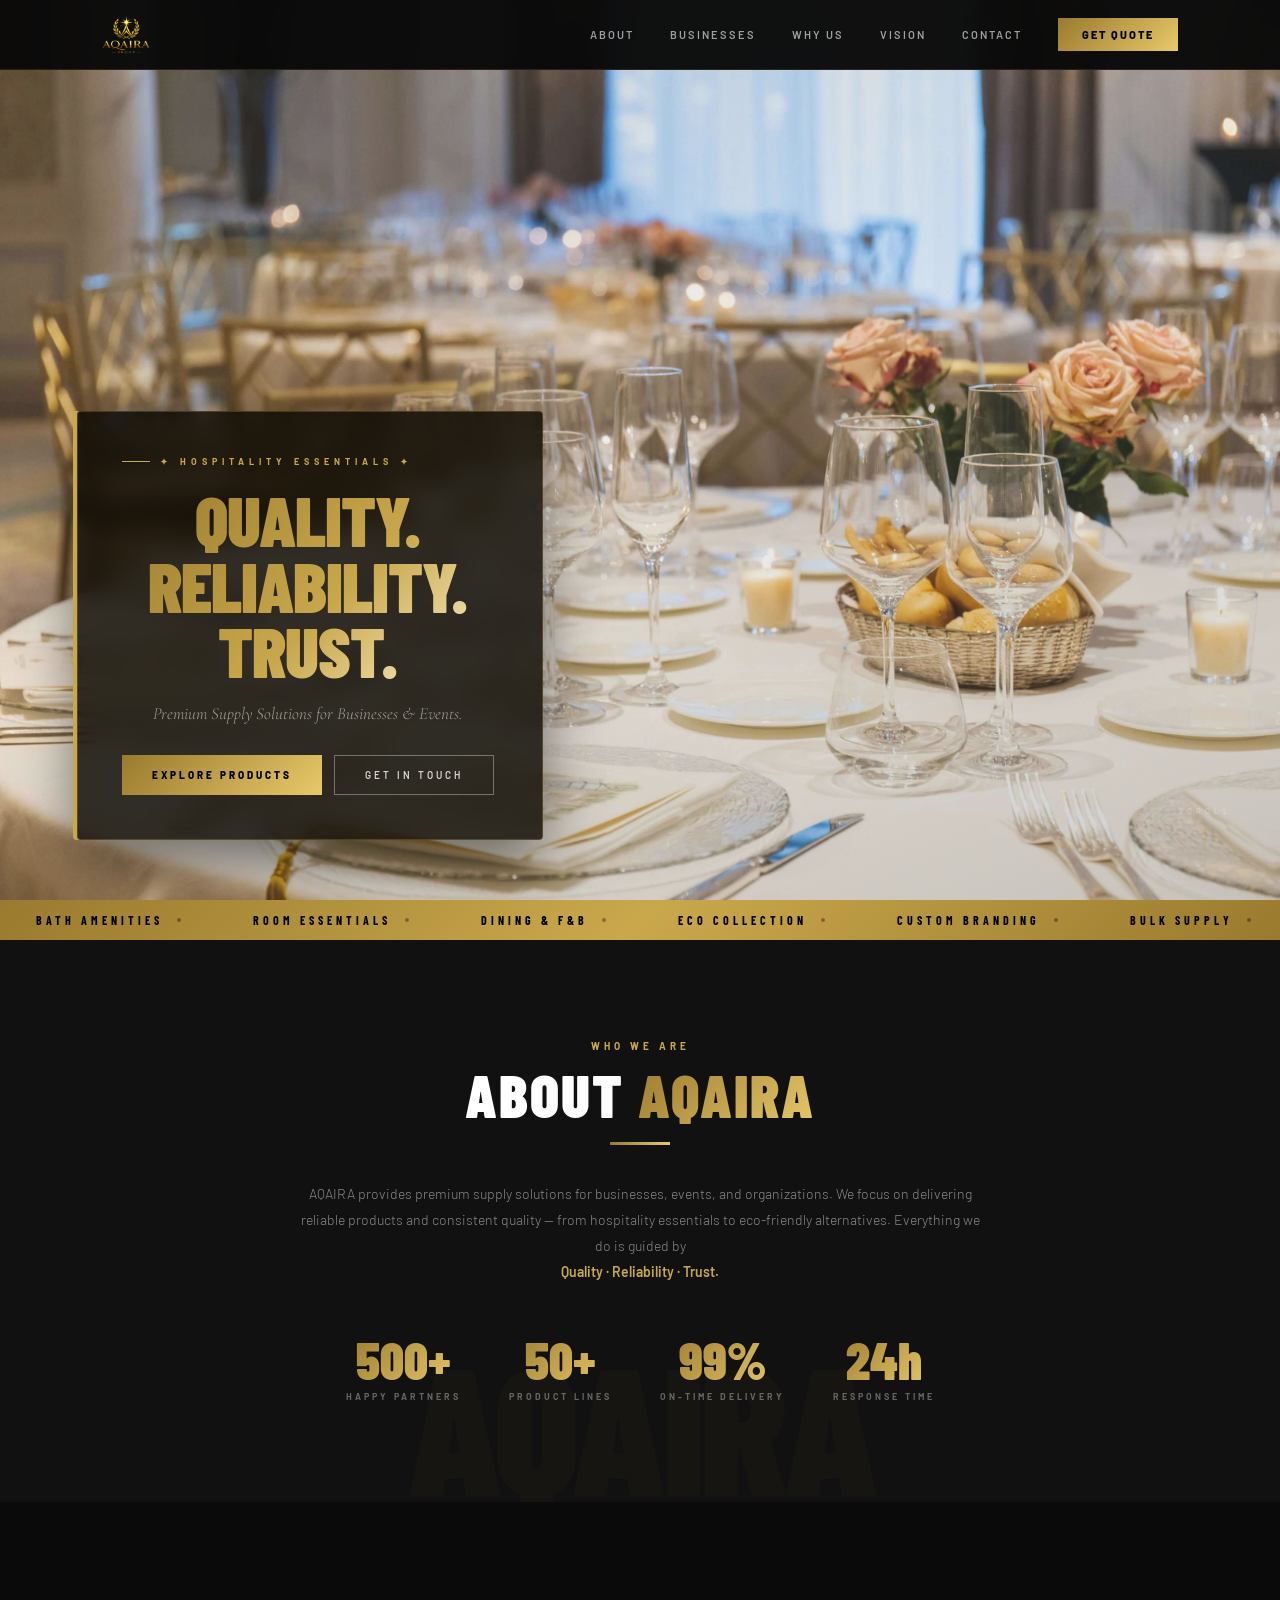
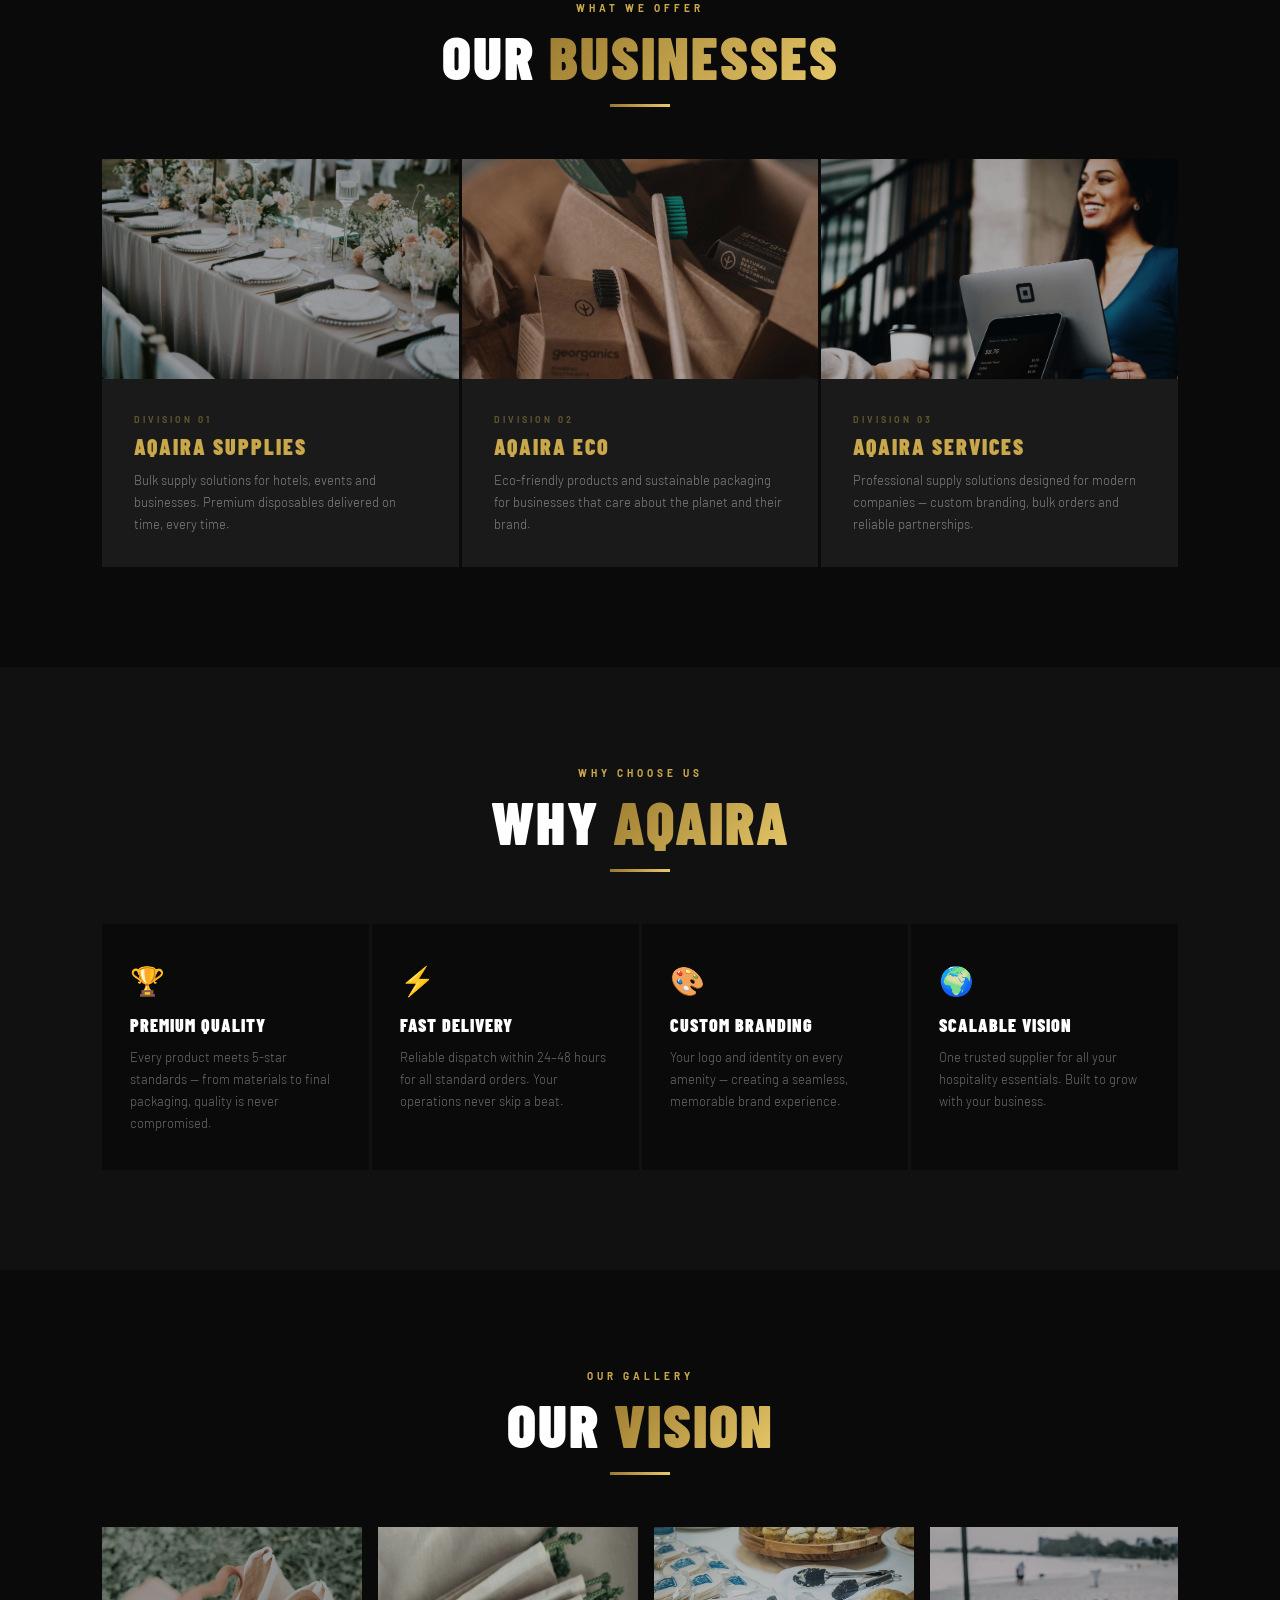
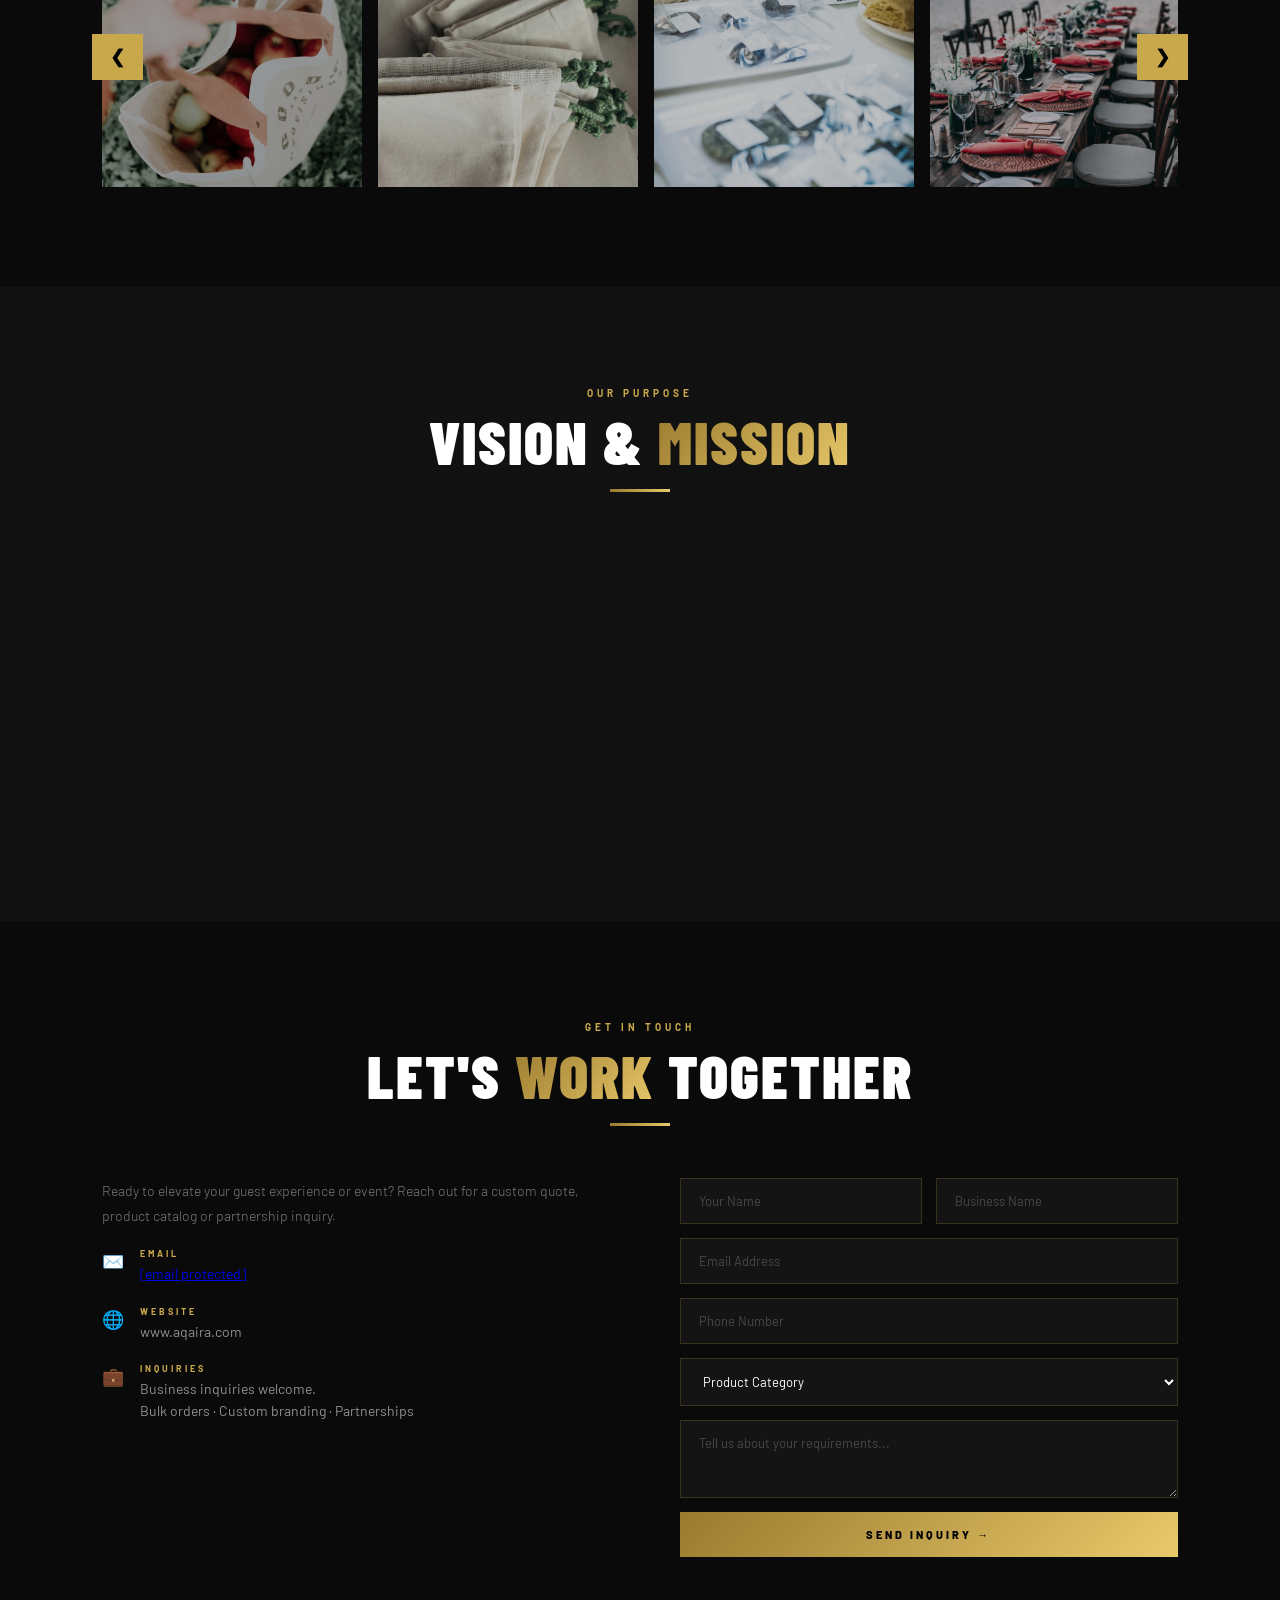
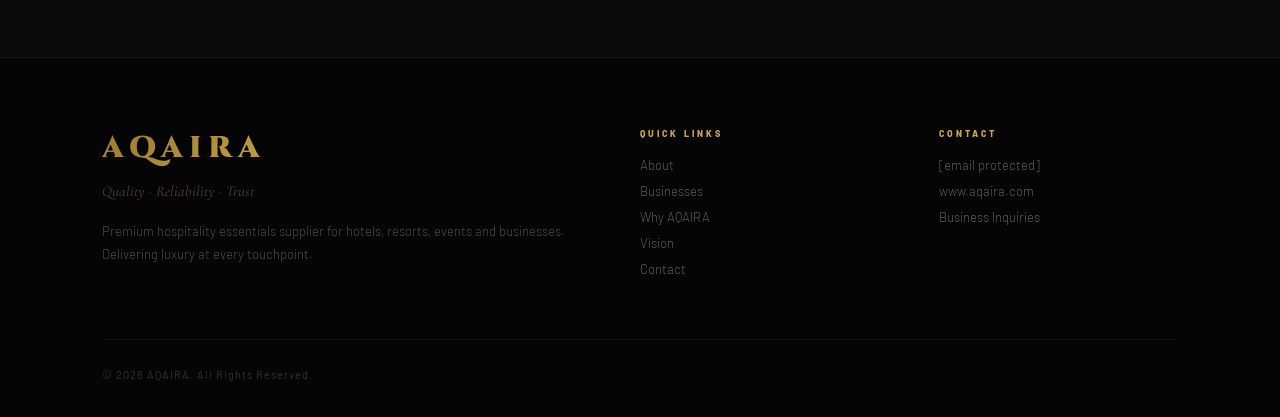
<file: index.html>
<!DOCTYPE html>
<html lang="en">
<head>

  <meta charset="UTF-8">
  <meta name="viewport" content="width=device-width, initial-scale=1.0">
  <title>AQAIRA – Hospitality Essentials</title>

  <link rel="stylesheet" href="style.css">
  <link rel="icon" type="image/png" href="images/favicon.png">

  <link href="https://fonts.googleapis.com/css2?family=Cormorant+Garamond:wght@300;400;500;600&family=Cinzel:wght@400;600;700;900&family=Montserrat:wght@200;300;400;500;600&family=Barlow+Condensed:wght@400;600;700;800;900&family=Barlow:wght@300;400;500;600;700;800&display=swap" rel="stylesheet">

  <script>
    function toggleMenu(){
      document.getElementById("navLinks").classList.toggle("active");
    }

    window.addEventListener("load", function(){
      setTimeout(()=>{
        document.getElementById("loader").classList.add("loader-hidden");
      }, 700);
    });

    document.addEventListener("DOMContentLoaded", function(){
      const slider = document.getElementById("visionSlides");
      window.slideLeft = function(){
        slider.scrollBy({ left:-276, behavior:"smooth" });
      }
      window.slideRight = function(){
        slider.scrollBy({ left:276, behavior:"smooth" });
      }

      // Scroll reveal
      const observer = new IntersectionObserver((entries)=>{
        entries.forEach(e=>{
          if(e.isIntersecting){
            e.target.style.opacity = '1';
            e.target.style.transform = 'translateY(0)';
          }
        });
      },{ threshold:0.1 });
      document.querySelectorAll('.card,.why-card,.vision-box,.sector-card').forEach(el=>{
        el.style.opacity = '0';
        el.style.transform = 'translateY(30px)';
        el.style.transition = 'opacity 0.6s ease, transform 0.6s ease';
        observer.observe(el);
      });
    });
  </script>

</head>
<body>

<!-- LOADER -->
<div id="loader">
  <div class="loader-logo">AQAIRA</div>
  <div class="loader-bar"></div>
</div>

<!-- NAVBAR -->
<nav class="nav-bar">
  <a href="#" class="nav-logo">
    <img src="images/logo.png" alt="AQAIRA">
  </a>
  <div class="menu-toggle" onclick="toggleMenu()">
    <span></span><span></span><span></span>
  </div>
  <div class="nav-links" id="navLinks">
    <a href="#about">About</a>
    <a href="#business">Businesses</a>
    <a href="#why">Why Us</a>
    <a href="#vision">Vision</a>
    <a href="#contact">Contact</a>
    <a href="#contact" class="nav-cta">Get Quote</a>
  </div>
</nav>

<!-- HERO -->
<section class="hero">

  <!-- Full background image -->
  <div class="hero-bg"></div>

  <!-- Subtle top-right darkening only -->
  <div class="hero-overlay"></div>

  <!-- GOLD TEXT CARD — bottom left like Aloft -->
  <div class="hero-card">
    <div class="hero-card-tag">✦ Hospitality Essentials ✦</div>
    <div class="hero-wordmark">
      Quality.<br>
      Reliability.<br>
      Trust.
    </div>
    <p class="hero-sub">Premium Supply Solutions for Businesses &amp; Events.</p>
    <div class="hero-buttons">
      <button class="btn-gold" onclick="document.getElementById('business').scrollIntoView({behavior:'smooth'})">Explore Products</button>
      <button class="btn-outline" onclick="document.getElementById('contact').scrollIntoView({behavior:'smooth'})">Get In Touch</button>
    </div>
  </div>

  <!-- Scroll hint bottom right -->
  <div class="scroll-hint">
    <div class="scroll-text">Scroll</div>
    <div class="scroll-line"></div>
  </div>

</section>

<!-- MARQUEE -->
<div class="marquee-bar">
  <div class="marquee-track">
    <div class="marquee-item">Bath Amenities<span class="marquee-dot"></span></div>
    <div class="marquee-item">Room Essentials<span class="marquee-dot"></span></div>
    <div class="marquee-item">Dining &amp; F&amp;B<span class="marquee-dot"></span></div>
    <div class="marquee-item">Eco Collection<span class="marquee-dot"></span></div>
    <div class="marquee-item">Custom Branding<span class="marquee-dot"></span></div>
    <div class="marquee-item">Bulk Supply<span class="marquee-dot"></span></div>
    <div class="marquee-item">5-Star Quality<span class="marquee-dot"></span></div>
    <div class="marquee-item">Fast Delivery<span class="marquee-dot"></span></div>
    <!-- duplicate for seamless loop -->
    <div class="marquee-item">Bath Amenities<span class="marquee-dot"></span></div>
    <div class="marquee-item">Room Essentials<span class="marquee-dot"></span></div>
    <div class="marquee-item">Dining &amp; F&amp;B<span class="marquee-dot"></span></div>
    <div class="marquee-item">Eco Collection<span class="marquee-dot"></span></div>
    <div class="marquee-item">Custom Branding<span class="marquee-dot"></span></div>
    <div class="marquee-item">Bulk Supply<span class="marquee-dot"></span></div>
    <div class="marquee-item">5-Star Quality<span class="marquee-dot"></span></div>
    <div class="marquee-item">Fast Delivery<span class="marquee-dot"></span></div>
  </div>
</div>

<!-- ABOUT -->
<section id="about" class="about-bg">
  <span class="section-tag">Who We Are</span>
  <h2>About <em>AQAIRA</em></h2>
  <div class="divider"></div>
  <div class="about-content">
    <p>
      AQAIRA provides premium supply solutions for businesses, events, and organizations.
      We focus on delivering reliable products and consistent quality — from hospitality
      essentials to eco-friendly alternatives. Everything we do is guided by

    </p>
      <p><strong style="color:var(--gold);font-weight:600;">Quality · Reliability · Trust.</strong></p>
    <div class="about-values">
      <div class="about-value">
        <div class="about-value-num">500+</div>
        <div class="about-value-label">Happy Partners</div>
      </div>
      <div class="about-value">
        <div class="about-value-num">50+</div>
        <div class="about-value-label">Product Lines</div>
      </div>
      <div class="about-value">
        <div class="about-value-num">99%</div>
        <div class="about-value-label">On-Time Delivery</div>
      </div>
      <div class="about-value">
        <div class="about-value-num">24h</div>
        <div class="about-value-label">Response Time</div>
      </div>
    </div>
  </div>
</section>

<!-- BUSINESSES -->
<section id="business">
  <span class="section-tag">What We Offer</span>
  <h2>Our <em>Businesses</em></h2>
  <div class="divider"></div>
  <div class="grid">

    <div class="card">
      <img src="images/supply.jpg" alt="AQAIRA Supplies">
      <div class="card-body">
        <span class="card-tag">Division 01</span>
        <h3>AQAIRA Supplies</h3>
        <p>Bulk supply solutions for hotels, events and businesses. Premium disposables delivered on time, every time.</p>
      </div>
    </div>

    <div class="card">
      <img src="images/eco.jpg" alt="AQAIRA Eco">
      <div class="card-body">
        <span class="card-tag">Division 02</span>
        <h3>AQAIRA Eco</h3>
        <p>Eco-friendly products and sustainable packaging for businesses that care about the planet and their brand.</p>
      </div>
    </div>

    <div class="card">
      <img src="images/service.jpg" alt="AQAIRA Services">
      <div class="card-body">
        <span class="card-tag">Division 03</span>
        <h3>AQAIRA Services</h3>
        <p>Professional supply solutions designed for modern companies — custom branding, bulk orders and reliable partnerships.</p>
      </div>
    </div>

  </div>
</section>

<!-- WHY -->
<section id="why">
  <span class="section-tag">Why Choose Us</span>
  <h2>Why <em>AQAIRA</em></h2>
  <div class="divider"></div>
  <div class="why-grid">

    <div class="why-card">
      <div class="why-icon">🏆</div>
      <h3>Premium Quality</h3>
      <p>Every product meets 5-star standards — from materials to final packaging, quality is never compromised.</p>
    </div>

    <div class="why-card">
      <div class="why-icon">⚡</div>
      <h3>Fast Delivery</h3>
      <p>Reliable dispatch within 24–48 hours for all standard orders. Your operations never skip a beat.</p>
    </div>

    <div class="why-card">
      <div class="why-icon">🎨</div>
      <h3>Custom Branding</h3>
      <p>Your logo and identity on every amenity — creating a seamless, memorable brand experience.</p>
    </div>

    <div class="why-card">
      <div class="why-icon">🌍</div>
      <h3>Scalable Vision</h3>
      <p>One trusted supplier for all your hospitality essentials. Built to grow with your business.</p>
    </div>

  </div>
  <!-- legacy list hidden, kept for compatibility -->
  <ul class="why">
    <li>Premium Quality Standards</li>
    <li>Modern Business Solutions</li>
    <li>Customer First Approach</li>
    <li>Scalable Business Vision</li>
  </ul>
</section>

<!-- VISION SLIDER -->
<section id="vision" class="slider">
  <span class="section-tag">Our Gallery</span>
  <h2>Our <em>Vision</em></h2>
  <div class="divider"></div>
  <div class="slider-wrapper">
    <button class="slide-btn left" onclick="slideLeft()">&#10094;</button>
    <div class="slides" id="visionSlides">
      <img src="images/slide1.jpg" alt="Vision 1">
      <img src="images/slide2.jpg" alt="Vision 2">
      <img src="images/slide3.jpg" alt="Vision 3">
      <img src="images/slide4.jpg" alt="Vision 4">
      <img src="images/slide5.jpg" alt="Vision 5">
      <img src="images/slide6.jpg" alt="Vision 6">
      <img src="images/slide7.jpg" alt="Vision 7">
      <img src="images/slide8.jpg" alt="Vision 8">
      <img src="images/slide9.jpg" alt="Vision 9">
      <img src="images/slide10.jpg" alt="Vision 10">
    </div>
    <button class="slide-btn right" onclick="slideRight()">&#10095;</button>
  </div>
</section>

<!-- VISION & MISSION -->
<section class="vision-mission">
  <span class="section-tag">Our Purpose</span>
  <h2>Vision &amp; <em>Mission</em></h2>
  <div class="divider"></div>
  <div class="vision-boxes">

    <div class="vision-box">
      <span class="vision-box-tag">Our Vision</span>
      <h3>Where We're Going</h3>
      <p>
        Our vision is to become the most trusted premium supply partner for businesses
        across hospitality, events and corporate sectors — delivering dependable products
        and consistent service that elevate every guest experience.
      </p>
    </div>

    <div class="vision-box">
      <span class="vision-box-tag">Our Mission</span>
      <h3>What Drives Us</h3>
      <p>
        Our mission is to support businesses with practical, premium supply solutions
        while maintaining the values that define everything we do.
      </p>
      <p class="vision-tagline">Quality &nbsp;·&nbsp; Reliability &nbsp;·&nbsp; Trust</p>
    </div>

  </div>
</section>

<!-- CONTACT -->
<section id="contact" class="contact-bg">
  <span class="section-tag">Get In Touch</span>
  <h2>Let's <em>Work</em> Together</h2>
  <div class="divider"></div>
  <div class="contact-grid">

    <div class="contact-info">
      <p>Ready to elevate your guest experience or event? Reach out for a custom quote, product catalog or partnership inquiry.</p>
      <div class="contact-detail">
        <div class="contact-detail-icon">✉️</div>
        <div>
          <span class="contact-detail-label">Email</span>
          <div class="contact-detail-text"><a href="/cdn-cgi/l/email-protection" class="__cf_email__" data-cfemail="2c4f4342584d4f586c4d5d4d455e4d024f4341">[email&#160;protected]</a></div>
        </div>
      </div>
      <div class="contact-detail">
        <div class="contact-detail-icon">🌐</div>
        <div>
          <span class="contact-detail-label">Website</span>
          <div class="contact-detail-text">www.aqaira.com</div>
        </div>
      </div>
      <div class="contact-detail">
        <div class="contact-detail-icon">💼</div>
        <div>
          <span class="contact-detail-label">Inquiries</span>
          <div class="contact-detail-text">Business inquiries welcome.<br>Bulk orders · Custom branding · Partnerships</div>
        </div>
      </div>
    </div>

    <div class="contact-form">
      <div class="contact-row">
        <input class="contact-input" type="text" placeholder="Your Name">
        <input class="contact-input" type="text" placeholder="Business Name">
      </div>
      <input class="contact-input" type="email" placeholder="Email Address">
      <input class="contact-input" type="tel" placeholder="Phone Number">
      <select class="contact-input" style="cursor:pointer;">
        <option value="" disabled selected>Product Category</option>
        <option>Bath &amp; Body Amenities</option>
        <option>Room Essentials</option>
        <option>Dining &amp; F&amp;B</option>
        <option>Eco Range</option>
        <option>Custom Branding</option>
        <option>All Categories</option>
      </select>
      <textarea class="contact-input" rows="3" placeholder="Tell us about your requirements..."></textarea>
      <button class="btn-gold" style="width:100%;padding:16px;font-size:11px;">Send Inquiry →</button>
    </div>

  </div>
</section>

<!-- FOOTER -->
<footer>
  <div class="footer-top">
    <div>
      <div class="footer-logo">AQAIRA</div>
      <div class="footer-tagline">Quality · Reliability · Trust</div>
      <p class="footer-about">Premium hospitality essentials supplier for hotels, resorts, events and businesses. Delivering luxury at every touchpoint.</p>
    </div>
    <div class="footer-col">
      <div class="footer-col-title">Quick Links</div>
      <a href="#about">About</a>
      <a href="#business">Businesses</a>
      <a href="#why">Why AQAIRA</a>
      <a href="#vision">Vision</a>
      <a href="#contact">Contact</a>
    </div>
    <div class="footer-col">
      <div class="footer-col-title">Contact</div>
      <a href="/cdn-cgi/l/email-protection#2b4844455f4a485f6b4a5a4a42594a05484446"><span class="__cf_email__" data-cfemail="4625292832272532062737272f34276825292b">[email&#160;protected]</span></a>
      <a href="#">www.aqaira.com</a>
      <a href="#">Business Inquiries</a>
    </div>
  </div>
  <div class="footer-bottom">
    <div class="footer-copy">© 2026 AQAIRA. All Rights Reserved.</div>
    <div clas
</file>
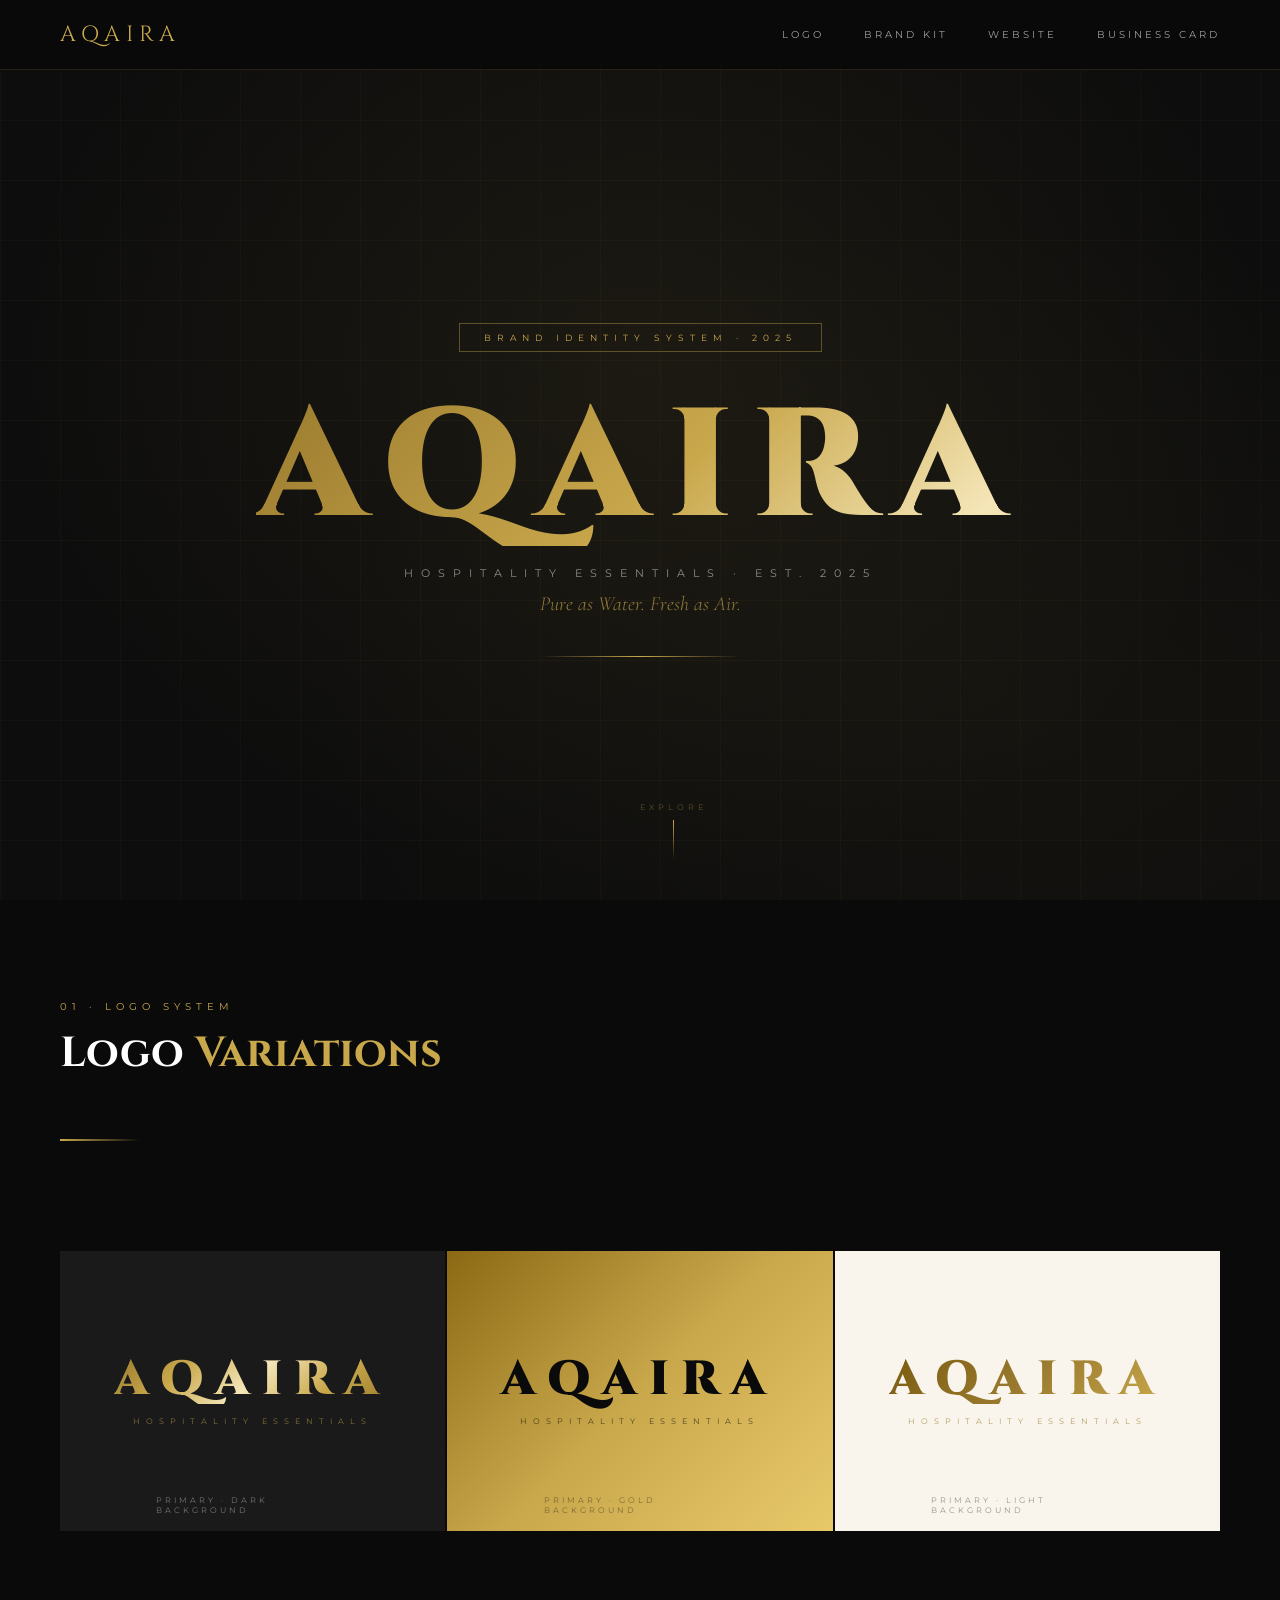
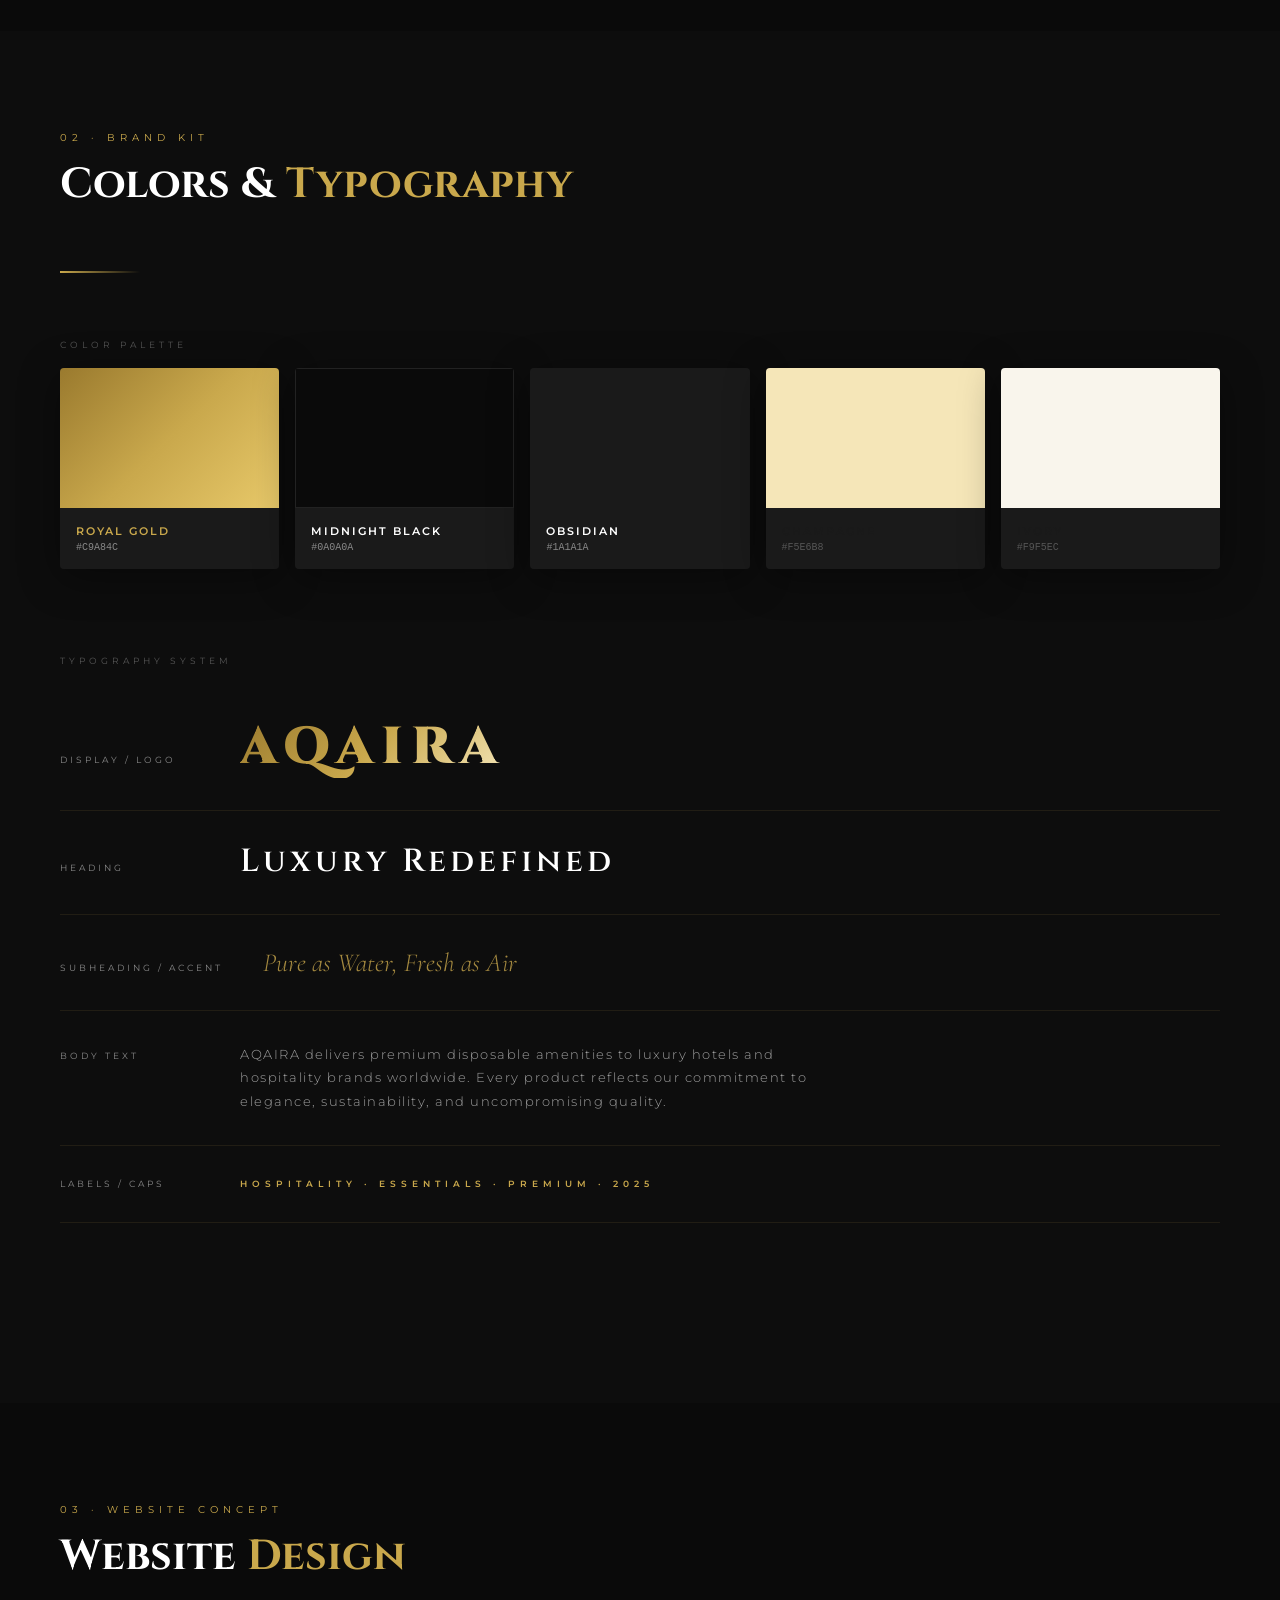
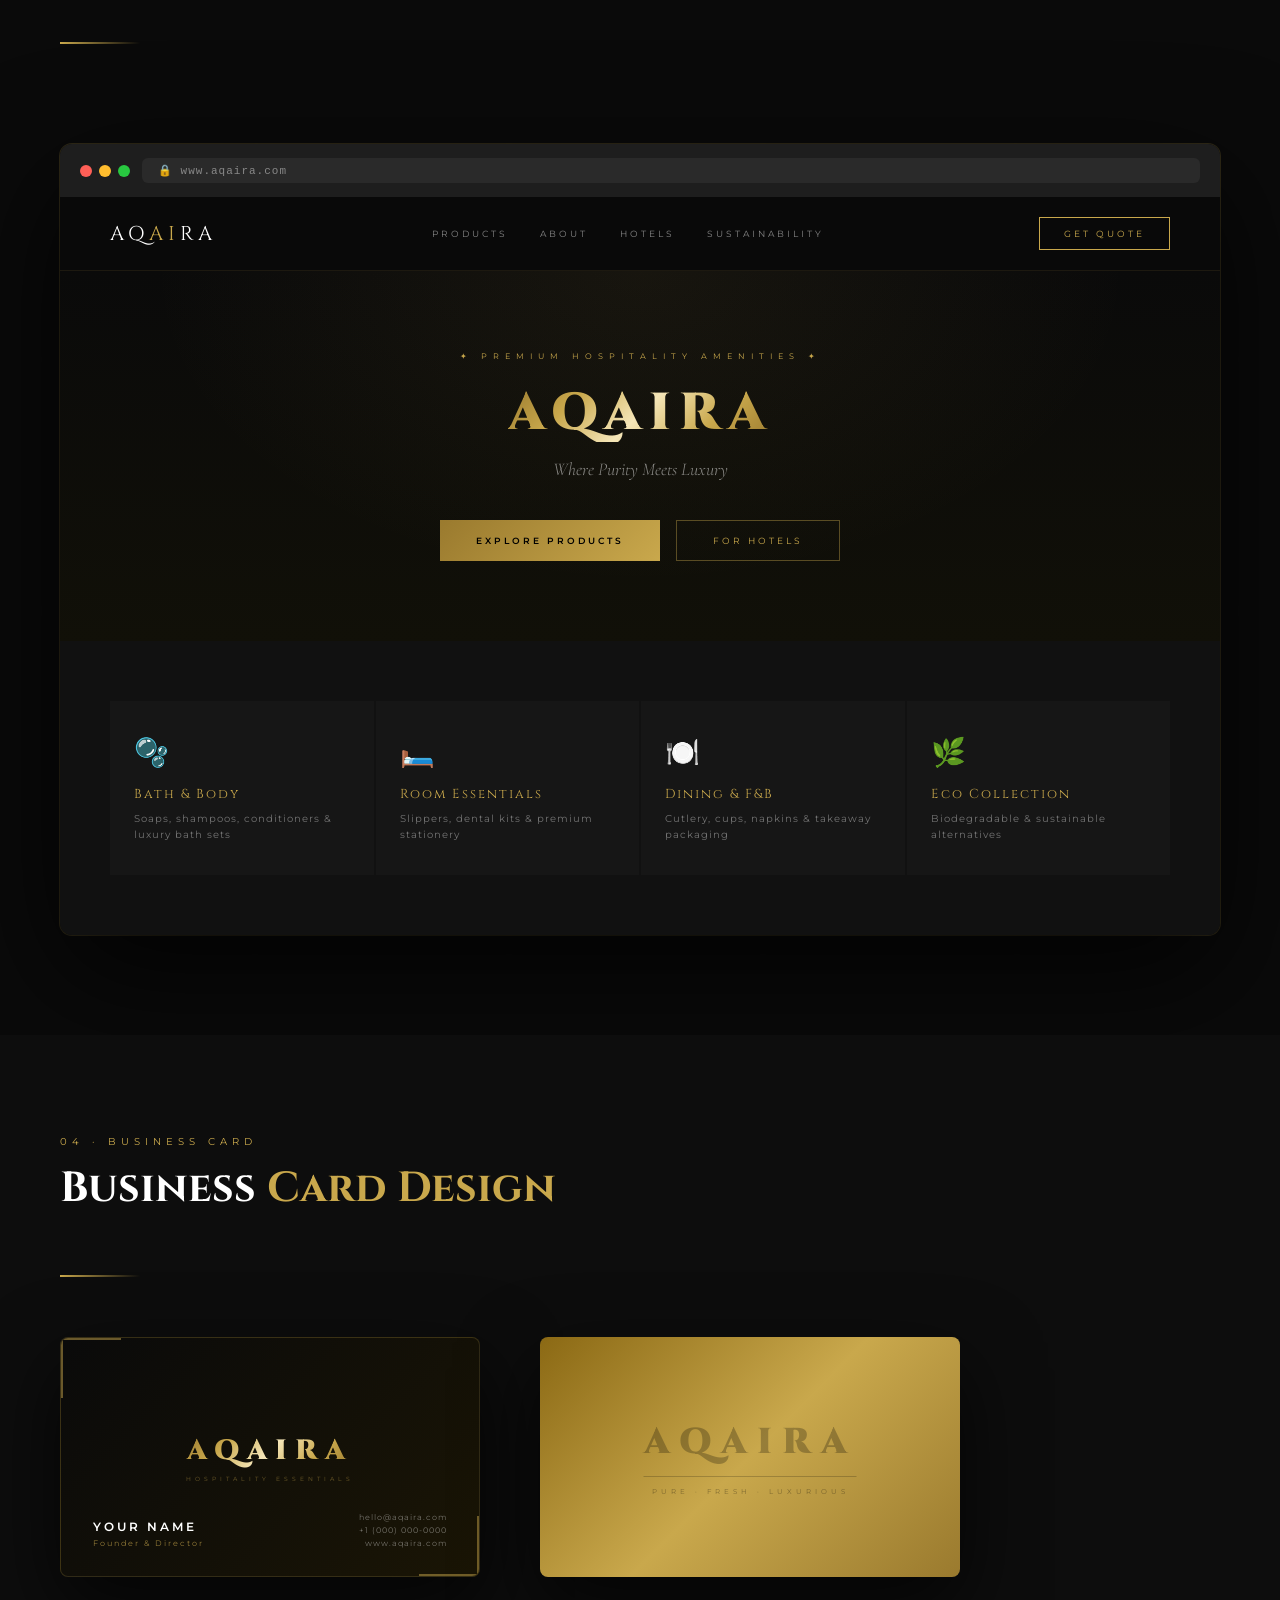
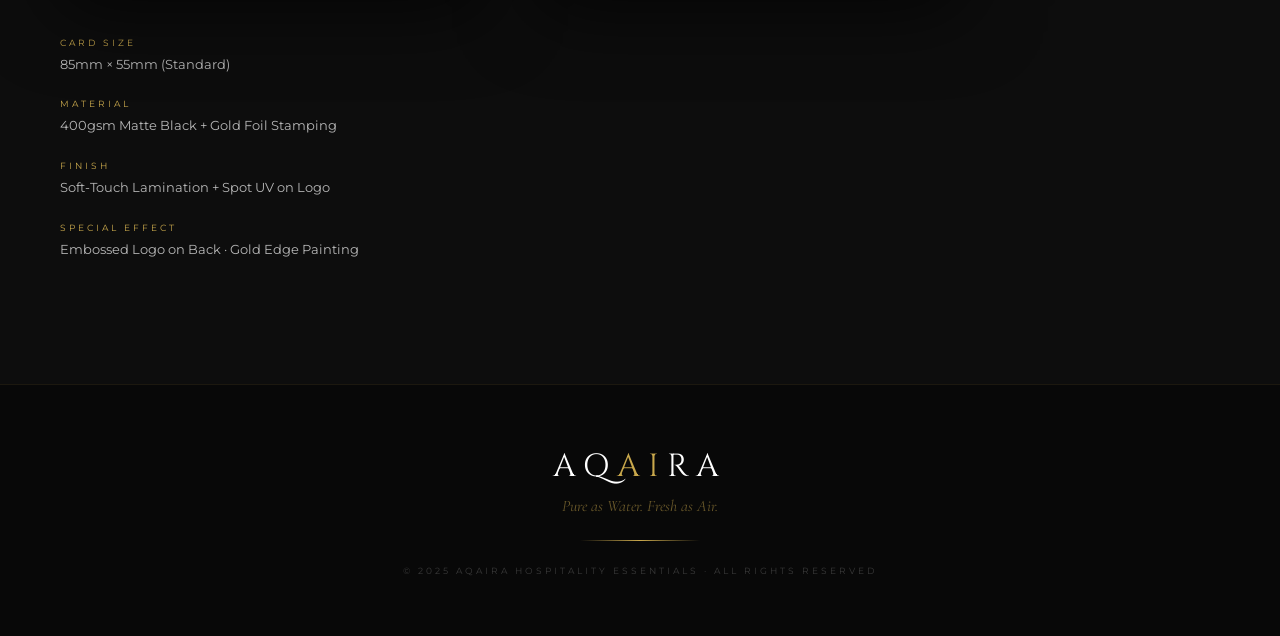
<file: aqaira-new-website/aqaira-brand_old.html>
<!DOCTYPE html>
<html lang="en">
<head>
<meta charset="UTF-8">
<meta name="viewport" content="width=device-width, initial-scale=1.0">
<title>AQAIRA – Brand Identity</title>
<link href="https://fonts.googleapis.com/css2?family=Cormorant+Garamond:wght@300;400;500;600;700&family=Cinzel:wght@400;600;700;900&family=Montserrat:wght@200;300;400;500;600&display=swap" rel="stylesheet">
<style>
  :root {
    --gold: #C9A84C;
    --gold-light: #E8C96A;
    --gold-pale: #F5E6B8;
    --gold-dark: #9A7A2E;
    --black: #0A0A0A;
    --black-soft: #111111;
    --black-mid: #1A1A1A;
    --black-card: #141414;
    --white: #FFFFFF;
    --off-white: #F9F5EC;
    --gray: #888;
  }

  * { margin: 0; padding: 0; box-sizing: border-box; }

  body {
    background: #0D0D0D;
    color: var(--white);
    font-family: 'Montserrat', sans-serif;
    overflow-x: hidden;
  }

  /* ─── NAV ─── */
  .nav-bar {
    position: fixed; top: 0; left: 0; right: 0; z-index: 100;
    display: flex; justify-content: space-between; align-items: center;
    padding: 20px 60px;
    background: rgba(10,10,10,0.95);
    border-bottom: 1px solid rgba(201,168,76,0.15);
    backdrop-filter: blur(10px);
  }
  .nav-logo { font-family: 'Cinzel', serif; font-size: 22px; letter-spacing: 6px; color: var(--gold); }
  .nav-links { display: flex; gap: 40px; }
  .nav-links a { color: rgba(255,255,255,0.6); text-decoration: none; font-size: 10px; letter-spacing: 3px; text-transform: uppercase; transition: color 0.3s; }
  .nav-links a:hover { color: var(--gold); }

  /* ─── SECTION TITLES ─── */
  .section { padding: 100px 60px; max-width: 1400px; margin: 0 auto; }
  .section-label {
    font-size: 10px; letter-spacing: 5px; text-transform: uppercase;
    color: var(--gold); margin-bottom: 16px; display: block;
  }
  .section-title {
    font-family: 'Cinzel', serif; font-size: 42px; font-weight: 700;
    color: var(--white); margin-bottom: 60px; line-height: 1.2;
  }
  .section-title span { color: var(--gold); }
  .divider {
    width: 80px; height: 2px;
    background: linear-gradient(90deg, var(--gold), transparent);
    margin: 20px 0 60px;
  }

  /* ─── HERO ─── */
  .hero {
    min-height: 100vh;
    display: flex; flex-direction: column; justify-content: center; align-items: center;
    text-align: center;
    position: relative;
    overflow: hidden;
    padding-top: 80px;
  }
  .hero-bg {
    position: absolute; inset: 0;
    background: radial-gradient(ellipse at 50% 40%, rgba(201,168,76,0.08) 0%, transparent 70%),
                radial-gradient(ellipse at 80% 80%, rgba(201,168,76,0.04) 0%, transparent 50%);
  }
  .hero-lines {
    position: absolute; inset: 0;
    background-image:
      linear-gradient(rgba(201,168,76,0.04) 1px, transparent 1px),
      linear-gradient(90deg, rgba(201,168,76,0.04) 1px, transparent 1px);
    background-size: 60px 60px;
  }
  .hero-badge {
    font-size: 9px; letter-spacing: 6px; text-transform: uppercase;
    color: var(--gold); border: 1px solid rgba(201,168,76,0.4);
    padding: 8px 24px; margin-bottom: 40px;
    animation: fadeUp 1s ease 0.2s both;
  }
  .hero-wordmark {
    font-family: 'Cinzel', serif;
    font-size: clamp(72px, 12vw, 160px);
    font-weight: 900;
    letter-spacing: 20px;
    line-height: 1;
    background: linear-gradient(135deg, #9A7A2E 0%, #C9A84C 30%, #F5E6B8 50%, #C9A84C 70%, #9A7A2E 100%);
    -webkit-background-clip: text;
    -webkit-text-fill-color: transparent;
    background-clip: text;
    animation: fadeUp 1s ease 0.4s both;
    position: relative;
    z-index: 2;
  }
  .hero-tagline {
    font-size: 11px; letter-spacing: 8px; text-transform: uppercase;
    color: rgba(255,255,255,0.5); margin-top: 20px;
    animation: fadeUp 1s ease 0.6s both;
  }
  .hero-sub {
    font-family: 'Cormorant Garamond', serif;
    font-size: 20px; font-weight: 300; font-style: italic;
    color: rgba(201,168,76,0.7); margin-top: 12px;
    animation: fadeUp 1s ease 0.8s both;
  }
  .hero-ornament {
    width: 200px; height: 1px;
    background: linear-gradient(90deg, transparent, var(--gold), transparent);
    margin: 40px auto 0;
    animation: fadeUp 1s ease 1s both;
  }

  @keyframes fadeUp {
    from { opacity: 0; transform: translateY(30px); }
    to { opacity: 1; transform: translateY(0); }
  }

  /* ─── LOGO SECTION ─── */
  .logo-section { background: #0A0A0A; padding: 100px 0; }
  .logo-grid {
    display: grid; grid-template-columns: repeat(3, 1fr); gap: 2px;
    max-width: 1400px; margin: 0 auto; padding: 0 60px;
  }
  .logo-card {
    padding: 60px 40px;
    display: flex; flex-direction: column; align-items: center; justify-content: center;
    min-height: 280px; position: relative; overflow: hidden;
    transition: transform 0.4s ease;
  }
  .logo-card:hover { transform: scale(1.02); z-index: 2; }
  .logo-card.dark { background: var(--black-mid); }
  .logo-card.gold-bg { background: linear-gradient(135deg, #8B6914, #C9A84C, #E8C96A); }
  .logo-card.white-bg { background: var(--off-white); }

  .logo-main {
    font-family: 'Cinzel', serif; font-size: 48px; font-weight: 900;
    letter-spacing: 12px; line-height: 1;
  }
  .logo-main.on-dark {
    background: linear-gradient(135deg, #9A7A2E, #C9A84C, #F5E6B8, #C9A84C, #9A7A2E);
    -webkit-background-clip: text; -webkit-text-fill-color: transparent; background-clip: text;
  }
  .logo-main.on-gold { color: #0A0A0A; }
  .logo-main.on-white {
    background: linear-gradient(135deg, #7A5C10, #9A7A2E, #C9A84C);
    -webkit-background-clip: text; -webkit-text-fill-color: transparent; background-clip: text;
  }
  .logo-sub {
    font-size: 8px; letter-spacing: 6px; text-transform: uppercase;
    margin-top: 12px; font-weight: 400;
  }
  .logo-sub.on-dark { color: rgba(201,168,76,0.6); }
  .logo-sub.on-gold { color: rgba(0,0,0,0.6); }
  .logo-sub.on-white { color: rgba(154,122,46,0.7); }
  .logo-card-label {
    position: absolute; bottom: 16px; left: 50%; transform: translateX(-50%);
    font-size: 8px; letter-spacing: 3px; text-transform: uppercase; opacity: 0.4;
  }
  .logo-card-label.on-dark { color: var(--white); }
  .logo-card-label.on-gold { color: #000; }
  .logo-card-label.on-white { color: #000; }

  /* ─── BRAND KIT ─── */
  .brand-kit { background: #0D0D0D; }
  .brand-kit-inner { max-width: 1400px; margin: 0 auto; padding: 100px 60px; }

  /* Colors */
  .color-palette { display: flex; gap: 16px; margin-bottom: 80px; flex-wrap: wrap; }
  .color-swatch {
    flex: 1; min-width: 140px; border-radius: 4px; overflow: hidden;
    box-shadow: 0 8px 40px rgba(0,0,0,0.4);
  }
  .swatch-block { height: 140px; }
  .swatch-info { padding: 16px; background: #1A1A1A; }
  .swatch-name { font-size: 11px; font-weight: 600; letter-spacing: 2px; text-transform: uppercase; color: var(--white); }
  .swatch-hex { font-size: 10px; color: var(--gray); margin-top: 4px; font-family: monospace; }

  /* Typography */
  .type-showcase { margin-bottom: 80px; }
  .type-row {
    border-bottom: 1px solid rgba(201,168,76,0.1);
    padding: 32px 0; display: flex; align-items: baseline; gap: 40px;
  }
  .type-label { font-size: 9px; letter-spacing: 3px; text-transform: uppercase; color: var(--gray); min-width: 140px; }
  .type-sample { line-height: 1.2; }

  /* ─── WEBSITE CONCEPT ─── */
  .website-section { background: #0A0A0A; }
  .website-mockup {
    max-width: 1400px; margin: 0 auto; padding: 0 60px 100px;
  }
  .browser-frame {
    border-radius: 12px; overflow: hidden;
    box-shadow: 0 40px 120px rgba(0,0,0,0.8), 0 0 0 1px rgba(201,168,76,0.2);
  }
  .browser-bar {
    background: #1E1E1E; padding: 14px 20px;
    display: flex; align-items: center; gap: 12px;
  }
  .browser-dots { display: flex; gap: 7px; }
  .browser-dot { width: 12px; height: 12px; border-radius: 50%; }
  .browser-url {
    flex: 1; background: #2A2A2A; border-radius: 6px;
    padding: 6px 16px; font-size: 11px; color: var(--gray);
    font-family: monospace; letter-spacing: 1px;
  }

  /* Website inner */
  .site-nav {
    background: rgba(10,10,10,0.98);
    padding: 20px 50px; display: flex; justify-content: space-between; align-items: center;
    border-bottom: 1px solid rgba(201,168,76,0.1);
  }
  .site-logo { font-family: 'Cinzel', serif; font-size: 20px; letter-spacing: 5px; }
  .site-logo span { color: var(--gold); }
  .site-nav-links { display: flex; gap: 32px; }
  .site-nav-links a { font-size: 9px; letter-spacing: 3px; text-transform: uppercase; color: rgba(255,255,255,0.5); text-decoration: none; }
  .site-cta-btn {
    font-size: 9px; letter-spacing: 3px; text-transform: uppercase;
    border: 1px solid var(--gold); color: var(--gold);
    padding: 10px 24px; cursor: pointer; background: transparent;
    font-family: 'Montserrat', sans-serif;
  }

  .site-hero {
    background: linear-gradient(180deg, #0A0A0A 0%, #111008 100%);
    padding: 80px 50px;
    position: relative; overflow: hidden;
    display: flex; flex-direction: column; align-items: center; text-align: center;
  }
  .site-hero-bg {
    position: absolute; inset: 0;
    background: radial-gradient(ellipse at 50% 0%, rgba(201,168,76,0.07) 0%, transparent 60%);
  }
  .site-hero-eyebrow {
    font-size: 8px; letter-spacing: 6px; text-transform: uppercase;
    color: var(--gold); margin-bottom: 24px; position: relative;
  }
  .site-hero-h1 {
    font-family: 'Cinzel', serif; font-size: 52px; font-weight: 900;
    letter-spacing: 8px; line-height: 1.1;
    background: linear-gradient(135deg, #9A7A2E, #C9A84C, #F5E6B8, #C9A84C, #9A7A2E);
    -webkit-background-clip: text; -webkit-text-fill-color: transparent; background-clip: text;
    position: relative;
  }
  .site-hero-p {
    font-family: 'Cormorant Garamond', serif;
    font-size: 18px; font-weight: 300; font-style: italic;
    color: rgba(255,255,255,0.5); margin-top: 16px; position: relative;
  }
  .site-hero-buttons { display: flex; gap: 16px; margin-top: 40px; position: relative; }
  .btn-primary {
    background: linear-gradient(135deg, #9A7A2E, #C9A84C);
    color: #000; font-size: 9px; letter-spacing: 3px; text-transform: uppercase;
    padding: 14px 36px; border: none; cursor: pointer; font-family: 'Montserrat', sans-serif;
    font-weight: 600;
  }
  .btn-secondary {
    border: 1px solid rgba(201,168,76,0.4); color: var(--gold);
    font-size: 9px; letter-spacing: 3px; text-transform: uppercase;
    padding: 14px 36px; background: transparent; cursor: pointer; font-family: 'Montserrat', sans-serif;
  }

  .site-products {
    background: #111; padding: 60px 50px;
    display: grid; grid-template-columns: repeat(4, 1fr); gap: 2px;
  }
  .product-card {
    background: #161616; padding: 32px 24px;
    border-top: 2px solid transparent;
    transition: border-color 0.3s;
    position: relative; overflow: hidden;
  }
  .product-card::before {
    content: ''; position: absolute; top: 0; left: 0; right: 0; height: 2px;
    background: linear-gradient(90deg, var(--gold-dark), var(--gold-light));
    transform: scaleX(0); transition: transform 0.3s; transform-origin: left;
  }
  .product-card:hover::before { transform: scaleX(1); }
  .product-icon { font-size: 28px; margin-bottom: 16px; }
  .product-name {
    font-family: 'Cinzel', serif; font-size: 13px; letter-spacing: 2px;
    color: var(--gold); margin-bottom: 8px;
  }
  .product-desc { font-size: 10px; color: rgba(255,255,255,0.4); line-height: 1.6; letter-spacing: 1px; }

  /* ─── BUSINESS CARD ─── */
  .biz-card-section { background: #0D0D0D; }
  .biz-card-inner { max-width: 1400px; margin: 0 auto; padding: 100px 60px; }
  .cards-layout { display: flex; gap: 60px; align-items: center; flex-wrap: wrap; }

  .biz-card {
    width: 420px; height: 240px; border-radius: 8px;
    position: relative; overflow: hidden;
    box-shadow: 0 30px 80px rgba(0,0,0,0.7);
    flex-shrink: 0;
  }
  .biz-card-front {
    background: linear-gradient(135deg, #0A0A0A 0%, #1A1505 100%);
    border: 1px solid rgba(201,168,76,0.2);
  }
  .biz-card-back {
    background: linear-gradient(135deg, #8B6914, #C9A84C 50%, #9A7A2E);
  }

  .card-corner-tl, .card-corner-br {
    position: absolute; width: 60px; height: 60px;
  }
  .card-corner-tl { top: 0; left: 0; border-top: 2px solid rgba(201,168,76,0.5); border-left: 2px solid rgba(201,168,76,0.5); }
  .card-corner-br { bottom: 0; right: 0; border-bottom: 2px solid rgba(201,168,76,0.5); border-right: 2px solid rgba(201,168,76,0.5); }

  .card-logo-area {
    position: absolute; top: 50%; left: 50%; transform: translate(-50%, -50%);
    text-align: center;
  }
  .card-logo-name {
    font-family: 'Cinzel', serif; font-size: 28px; font-weight: 900; letter-spacing: 8px;
    background: linear-gradient(135deg, #9A7A2E, #C9A84C, #F5E6B8, #C9A84C, #9A7A2E);
    -webkit-background-clip: text; -webkit-text-fill-color: transparent; background-clip: text;
  }
  .card-logo-tag {
    font-size: 6px; letter-spacing: 4px; text-transform: uppercase;
    color: rgba(201,168,76,0.5); margin-top: 6px;
  }

  .card-info-area {
    position: absolute; bottom: 28px; left: 32px;
  }
  .card-name { font-size: 12px; font-weight: 600; letter-spacing: 3px; text-transform: uppercase; color: var(--white); }
  .card-title { font-size: 8px; letter-spacing: 2px; color: rgba(201,168,76,0.7); margin-top: 4px; }
  .card-contact-area {
    position: absolute; bottom: 28px; right: 32px; text-align: right;
  }
  .card-contact-line { font-size: 8px; letter-spacing: 1px; color: rgba(255,255,255,0.4); margin-top: 3px; }

  /* Back card */
  .card-back-logo {
    position: absolute; top: 50%; left: 50%; transform: translate(-50%, -50%);
    text-align: center;
  }
  .card-back-name {
    font-family: 'Cinzel', serif; font-size: 36px; font-weight: 900;
    letter-spacing: 10px; color: rgba(0,0,0,0.25);
  }
  .card-back-ornament {
    width: 100%; height: 1px; background: rgba(0,0,0,0.2);
    margin: 10px 0;
  }
  .card-back-tag { font-size: 7px; letter-spacing: 4px; text-transform: uppercase; color: rgba(0,0,0,0.35); }

  /* Card details panel */
  .card-details { flex: 1; min-width: 280px; }
  .card-spec { margin-bottom: 24px; }
  .card-spec-label { font-size: 9px; letter-spacing: 3px; text-transform: uppercase; color: var(--gold); margin-bottom: 6px; }
  .card-spec-value { font-size: 13px; color: rgba(255,255,255,0.7); line-height: 1.6; }

  /* ─── FOOTER ─── */
  .site-footer {
    background: #080808;
    border-top: 1px solid rgba(201,168,76,0.1);
    padding: 60px; text-align: center;
  }
  .footer-logo { font-family: 'Cinzel', serif; font-size: 32px; letter-spacing: 8px; }
  .footer-logo span { color: var(--gold); }
  .footer-tagline {
    font-family: 'Cormorant Garamond', serif;
    font-size: 16px; font-style: italic; color: rgba(201,168,76,0.5);
    margin-top: 8px;
  }
  .footer-divider { width: 120px; height: 1px; background: linear-gradient(90deg, transparent, var(--gold), transparent); margin: 24px auto; }
  .footer-copy { font-size: 9px; letter-spacing: 3px; color: rgba(255,255,255,0.2); text-transform: uppercase; }

  /* ─── SCROLL INDICATOR ─── */
  .scroll-hint {
    position: absolute; bottom: 40px; left: 50%; transform: translateX(-50%);
    display: flex; flex-direction: column; align-items: center; gap: 8px;
    animation: fadeUp 1s ease 1.4s both;
  }
  .scroll-line { width: 1px; height: 40px; background: linear-gradient(180deg, var(--gold), transparent); animation: scrollPulse 2s ease infinite; }
  .scroll-text { font-size: 8px; letter-spacing: 4px; text-transform: uppercase; color: rgba(201,168,76,0.4); }
  @keyframes scrollPulse { 0%,100% { opacity: 0.3; } 50% { opacity: 1; } }

  /* shimmer */
  @keyframes shimmer {
    0% { background-position: -200% center; }
    100% { background-position: 200% center; }
  }
  .hero-wordmark {
    background-size: 200% auto;
    animation: shimmer 4s linear infinite, fadeUp 1s ease 0.4s both;
  }
</style>
</head>
<body>

<!-- NAV -->
<nav class="nav-bar">
  <div class="nav-logo">AQAIRA</div>
  <div class="nav-links">
    <a href="#logo">Logo</a>
    <a href="#brandkit">Brand Kit</a>
    <a href="#website">Website</a>
    <a href="#card">Business Card</a>
  </div>
</nav>

<!-- HERO -->
<section class="hero">
  <div class="hero-bg"></div>
  <div class="hero-lines"></div>
  <div class="hero-badge">Brand Identity System · 2025</div>
  <div class="hero-wordmark">AQAIRA</div>
  <div class="hero-tagline">Hospitality Essentials · Est. 2025</div>
  <div class="hero-sub">Pure as Water. Fresh as Air.</div>
  <div class="hero-ornament"></div>
  <div class="scroll-hint">
    <div class="scroll-text">Explore</div>
    <div class="scroll-line"></div>
  </div>
</section>

<!-- LOGO VARIATIONS -->
<section class="logo-section" id="logo">
  <div style="max-width:1400px;margin:0 auto;padding:0 60px 50px;">
    <span class="section-label">01 · Logo System</span>
    <h2 class="section-title">Logo <span>Variations</span></h2>
    <div class="divider"></div>
  </div>
  <div class="logo-grid">
    <div class="logo-card dark">
      <div class="logo-main on-dark">AQAIRA</div>
      <div class="logo-sub on-dark">Hospitality Essentials</div>
      <span class="logo-card-label on-dark">Primary · Dark Background</span>
    </div>
    <div class="logo-card gold-bg">
      <div class="logo-main on-gold">AQAIRA</div>
      <div class="logo-sub on-gold">Hospitality Essentials</div>
      <span class="logo-card-label on-gold">Primary · Gold Background</span>
    </div>
    <div class="logo-card white-bg">
      <div class="logo-main on-white">AQAIRA</div>
      <div class="logo-sub on-white">Hospitality Essentials</div>
      <span class="logo-card-label on-white">Primary · Light Background</span>
    </div>
  </div>
</section>

<!-- BRAND KIT -->
<section class="brand-kit" id="brandkit">
  <div class="brand-kit-inner">
    <span class="section-label">02 · Brand Kit</span>
    <h2 class="section-title">Colors & <span>Typography</span></h2>
    <div class="divider"></div>

    <!-- COLORS -->
    <div style="margin-bottom:16px;">
      <span style="font-size:9px;letter-spacing:4px;text-transform:uppercase;color:rgba(255,255,255,0.3);">Color Palette</span>
    </div>
    <div class="color-palette">
      <div class="color-swatch">
        <div class="swatch-block" style="background:linear-gradient(135deg,#9A7A2E,#C9A84C,#E8C96A);"></div>
        <div class="swatch-info">
          <div class="swatch-name" style="color:var(--gold);">Royal Gold</div>
          <div class="swatch-hex">#C9A84C</div>
        </div>
      </div>
      <div class="color-swatch">
        <div class="swatch-block" style="background:#0A0A0A;border:1px solid #222;"></div>
        <div class="swatch-info">
          <div class="swatch-name">Midnight Black</div>
          <div class="swatch-hex">#0A0A0A</div>
        </div>
      </div>
      <div class="color-swatch">
        <div class="swatch-block" style="background:#1A1A1A;"></div>
        <div class="swatch-info">
          <div class="swatch-name">Obsidian</div>
          <div class="swatch-hex">#1A1A1A</div>
        </div>
      </div>
      <div class="color-swatch">
        <div class="swatch-block" style="background:#F5E6B8;"></div>
        <div class="swatch-info">
          <div class="swatch-name" style="color:#1a1a1a;">Champagne</div>
          <div class="swatch-hex" style="color:#555;">#F5E6B8</div>
        </div>
      </div>
      <div class="color-swatch">
        <div class="swatch-block" style="background:#F9F5EC;"></div>
        <div class="swatch-info">
          <div class="swatch-name" style="color:#1a1a1a;">Ivory</div>
          <div class="swatch-hex" style="color:#555;">#F9F5EC</div>
        </div>
      </div>
    </div>

    <!-- TYPOGRAPHY -->
    <div style="margin-bottom:16px;margin-top:20px;">
      <span style="font-size:9px;letter-spacing:4px;text-transform:uppercase;color:rgba(255,255,255,0.3);">Typography System</span>
    </div>
    <div class="type-showcase">
      <div class="type-row">
        <div class="type-label">Display / Logo</div>
        <div class="type-sample" style="font-family:'Cinzel',serif;font-size:52px;font-weight:900;letter-spacing:8px;background:linear-gradient(135deg,#9A7A2E,#C9A84C,#F5E6B8);-webkit-background-clip:text;-webkit-text-fill-color:transparent;background-clip:text;">AQAIRA</div>
      </div>
      <div class="type-row">
        <div class="type-label">Heading</div>
        <div class="type-sample" style="font-family:'Cinzel',serif;font-size:32px;font-weight:600;letter-spacing:4px;color:var(--white);">Luxury Redefined</div>
      </div>
      <div class="type-row">
        <div class="type-label">Subheading / Accent</div>
        <div class="type-sample" style="font-family:'Cormorant Garamond',serif;font-size:26px;font-style:italic;font-weight:300;color:rgba(201,168,76,0.8);">Pure as Water, Fresh as Air</div>
      </div>
      <div class="type-row">
        <div class="type-label">Body Text</div>
        <div class="type-sample" style="font-family:'Montserrat',sans-serif;font-size:13px;font-weight:300;letter-spacing:1.5px;line-height:1.8;color:rgba(255,255,255,0.6);max-width:600px;">AQAIRA delivers premium disposable amenities to luxury hotels and hospitality brands worldwide. Every product reflects our commitment to elegance, sustainability, and uncompromising quality.</div>
      </div>
      <div class="type-row">
        <div class="type-label">Labels / Caps</div>
        <div class="type-sample" style="font-family:'Montserrat',sans-serif;font-size:9px;font-weight:600;letter-spacing:5px;text-transform:uppercase;color:var(--gold);">Hospitality · Essentials · Premium · 2025</div>
      </div>
    </div>
  </div>
</section>

<!-- WEBSITE CONCEPT -->
<section class="website-section" id="website">
  <div style="max-width:1400px;margin:0 auto;padding:100px 60px 40px;">
    <span class="section-label">03 · Website Concept</span>
    <h2 class="section-title">Website <span>Design</span></h2>
    <div class="divider"></div>
  </div>
  <div class="website-mockup">
    <div class="browser-frame">
      <div class="browser-bar">
        <div class="browser-dots">
          <div class="browser-dot" style="background:#FF5F57;"></div>
          <div class="browser-dot" style="background:#FFBD2E;"></div>
          <div class="browser-dot" style="background:#28C840;"></div>
        </div>
        <div class="browser-url">🔒 www.aqaira.com</div>
      </div>
      <!-- Site Content -->
      <div class="site-nav">
        <div class="site-logo">AQ<span>AI</span>RA</div>
        <div class="site-nav-links">
          <a href="#">Products</a>
          <a href="#">About</a>
          <a href="#">Hotels</a>
          <a href="#">Sustainability</a>
        </div>
        <button class="site-cta-btn">Get Quote</button>
      </div>
      <div class="site-hero">
        <div class="site-hero-bg"></div>
        <div class="site-hero-eyebrow">✦ Premium Hospitality Amenities ✦</div>
        <div class="site-hero-h1">AQAIRA</div>
        <div class="site-hero-p">Where Purity Meets Luxury</div>
        <div class="site-hero-buttons">
          <button class="btn-primary">Explore Products</button>
          <button class="btn-secondary">For Hotels</button>
        </div>
      </div>
      <div class="site-products">
        <div class="product-card">
          <div class="product-icon">🫧</div>
          <div class="product-name">Bath & Body</div>
          <div class="product-desc">Soaps, shampoos, conditioners & luxury bath sets</div>
        </div>
        <div class="product-card">
          <div class="product-icon">🛏️</div>
          <div class="product-name">Room Essentials</div>
          <div class="product-desc">Slippers, dental kits & premium stationery</div>
        </div>
        <div class="product-card">
          <div class="product-icon">🍽️</div>
          <div class="product-name">Dining & F&B</div>
          <div class="product-desc">Cutlery, cups, napkins & takeaway packaging</div>
        </div>
        <div class="product-card">
          <div class="product-icon">🌿</div>
          <div class="product-name">Eco Collection</div>
          <div class="product-desc">Biodegradable & sustainable alternatives</div>
        </div>
      </div>
    </div>
  </div>
</section>

<!-- BUSINESS CARD -->
<section class="biz-card-section" id="card">
  <div class="biz-card-inner">
    <span class="section-label">04 · Business Card</span>
    <h2 class="section-title">Business <span>Card Design</span></h2>
    <div class="divider"></div>

    <div class="cards-layout">
      <!-- Front -->
      <div class="biz-card biz-card-front">
        <div class="card-corner-tl"></div>
        <div class="card-corner-br"></div>
        <div class="card-logo-area">
          <div class="card-logo-name">AQAIRA</div>
          <div class="card-logo-tag">Hospitality Essentials</div>
        </div>
        <div class="card-info-area">
          <div class="card-name">Your Name</div>
          <div class="card-title">Founder & Director</div>
        </div>
        <div class="card-contact-area">
          <div class="card-contact-line">hello@aqaira.com</div>
          <div class="card-contact-line">+1 (000) 000-0000</div>
          <div class="card-contact-line">www.aqaira.com</div>
        </div>
      </div>

      <!-- Back -->
      <div class="biz-card biz-card-back">
        <div class="card-back-logo">
          <div class="card-back-name">AQAIRA</div>
          <div class="card-back-ornament"></div>
          <div class="card-back-tag">Pure · Fresh · Luxurious</div>
        </div>
      </div>

      <!-- Specs -->
      <div class="card-details">
        <div class="card-spec">
          <div class="card-spec-label">Card Size</div>
          <div class="card-spec-value">85mm × 55mm (Standard)</div>
        </div>
        <div class="card-spec">
          <div class="card-spec-label">Material</div>
          <div class="card-spec-value">400gsm Matte Black + Gold Foil Stamping</div>
        </div>
        <div class="card-spec">
          <div class="card-spec-label">Finish</div>
          <div class="card-spec-value">Soft-Touch Lamination + Spot UV on Logo</div>
        </div>
        <div class="card-spec">
          <div class="card-spec-label">Special Effect</div>
          <div class="card-spec-value">Embossed Logo on Back · Gold Edge Painting</div>
        </div>
      </div>
    </div>
  </div>
</section>

<!-- FOOTER -->
<footer class="site-footer">
  <div class="footer-logo">AQ<span>AI</span>RA</div>
  <div class="footer-tagline">Pure as Water. Fresh as Air.</div>
  <div class="footer-divider"></div>
  <div class="footer-copy">© 2025 Aqaira Hospitality Essentials · All Rights Reserved</div>
</footer>

</body>
</html>
</file>
<file: style.css>
@import url('https://fonts.googleapis.com/css2?family=Barlow+Condensed:wght@400;600;700;800;900&family=Barlow:wght@300;400;500;600;700;800&display=swap');

:root{
  --gold:#C9A84C;
  --gold-light:#E8C96A;
  --gold-dark:#9A7A2E;
  --gold-pale:#F5E6B8;
  --black:#0A0A0A;
  --dark:#111111;
  --dark2:#1A1A1A;
  --white:#FFFFFF;
  --off-white:#F8F4EC;
  --gray:#888;
}

*{
  margin:0;
  padding:0;
  box-sizing:border-box;
}

html{ scroll-behavior:smooth; }

body{
  background:var(--black);
  color:white;
  font-family:'Barlow','Montserrat',sans-serif;
  overflow-x:hidden;
}

/* ── LOADER ── */
#loader{
  position:fixed;
  top:0; left:0;
  width:100%; height:100%;
  background:black;
  display:flex;
  justify-content:center;
  align-items:center;
  z-index:9999;
  flex-direction:column;
  gap:20px;
}
.loader-logo{
  font-family:'Cinzel',serif;
  font-size:48px;
  letter-spacing:12px;
  background:linear-gradient(135deg,#9A7A2E,#C9A84C,#F5E6B8,#C9A84C,#9A7A2E);
  -webkit-background-clip:text;
  -webkit-text-fill-color:transparent;
  background-clip:text;
  background-size:200% auto;
  animation:shimmer 2s linear infinite;
}
.loader-bar{
  width:120px; height:2px;
  background:rgba(201,168,76,0.2);
  position:relative; overflow:hidden;
}
.loader-bar::after{
  content:'';
  position:absolute; top:0; left:-100%;
  width:100%; height:100%;
  background:var(--gold);
  animation:loadBar 0.6s ease forwards;
}
@keyframes loadBar{ to{ left:0; } }
.loader-hidden{
  opacity:0;
  visibility:hidden;
  transition:0.5s;
}

/* ── SECTIONS ── */
section{
  padding:100px 8%;
  text-align:center;
}

/* ── NAV ── */
.nav-bar{
  position:fixed;
  top:0; width:100%;
  background:rgba(10,10,10,0.97);
  display:flex;
  justify-content:space-between;
  align-items:center;
  padding:0 8%;
  height:70px;
  border-bottom:1px solid rgba(201,168,76,0.15);
  z-index:1000;
  backdrop-filter:blur(12px);
}
.nav-logo img{
  height:42px;
}
.nav-links{
  display:flex;
  gap:36px;
  align-items:center;
}
.nav-links a{
  text-decoration:none;
  color:rgba(255,255,255,0.6);
  font-size:11px;
  font-weight:600;
  letter-spacing:2px;
  text-transform:uppercase;
  transition:color 0.3s;
}
.nav-links a:hover{ color:var(--gold); }
.nav-cta{
  background:linear-gradient(135deg,var(--gold-dark),var(--gold-light));
  color:#000 !important;
  padding:10px 24px !important;
  font-weight:800 !important;
  letter-spacing:2px !important;
}
.nav-cta:hover{ opacity:0.85; color:#000 !important; }

/* MOBILE MENU */
.menu-toggle{
  display:none;
  flex-direction:column;
  cursor:pointer;
  gap:5px;
}
.menu-toggle span{
  width:24px; height:2px;
  background:var(--gold);
  transition:0.3s;
}

/* ── HERO ── */
.hero{
  min-height:100vh;
  position:relative;
  overflow:hidden;
  display:flex;
  align-items:flex-end; /* card sits at bottom */
  padding:0 0 60px 6%;  /* card bottom-left position */
}

/* Full background image — clearly visible, minimal darkening */
.hero-bg{
  position:absolute; inset:0; z-index:0;
  background:url("images/hero1.jpg") center/cover no-repeat;
  animation:slowZoom 18s ease-in-out infinite alternate;
}
@keyframes slowZoom{
  from{ transform:scale(1.0); }
  to{ transform:scale(1.06); }
}

/* Very light overlay — just enough to keep nav readable */
.hero-overlay{
  position:absolute; inset:0; z-index:1;
  background:linear-gradient(
    160deg,
    rgba(0,0,0,0.15) 0%,
    rgba(0,0,0,0.05) 50%,
    rgba(0,0,0,0.2) 100%
  );
}

/* ── THE CARD — like Aloft's teal card ── */
.hero-card{
  position:relative; z-index:3;
  background:rgba(10,8,2,0.82);  /* dark gold-tinted black */
  backdrop-filter:blur(12px);
  -webkit-backdrop-filter:blur(12px);
  border:1px solid rgba(201,168,76,0.25);
  border-radius:4px;
  padding:44px 48px 44px 44px;
  max-width:520px;
  animation:fadeUp 1s ease 0.3s both;
  /* subtle gold left border accent like Aloft's card */
  box-shadow:
    -4px 0 0 var(--gold),
    0 24px 60px rgba(0,0,0,0.5);
}

/* Small tag above headline */
.hero-card-tag{
  font-family:'Barlow',sans-serif;
  font-size:9px; font-weight:700;
  letter-spacing:5px; text-transform:uppercase;
  color:var(--gold);
  margin-bottom:20px;
  display:flex; align-items:center; gap:10px;
  animation:fadeUp 1s ease 0.4s both;
}
.hero-card-tag::before{
  content:''; width:28px; height:1px; background:var(--gold);
}

/* Bold headline — gold gradient */
.hero-wordmark{
  font-family:'Barlow Condensed',sans-serif;
  font-size:clamp(44px,5.5vw,72px);
  font-weight:900;
  line-height:0.93;
  text-transform:uppercase;
  letter-spacing:-1px;
  background:linear-gradient(135deg,#9A7A2E 0%,#C9A84C 35%,#F5E6B8 55%,#C9A84C 75%,#9A7A2E 100%);
  -webkit-background-clip:text;
  -webkit-text-fill-color:transparent;
  background-clip:text;
  background-size:200% auto;
  animation:shimmer 4s linear infinite, fadeUp 1s ease 0.5s both;
  margin-bottom:16px;
}

/* Subtitle */
.hero-sub{
  font-family:'Cormorant Garamond',serif;
  font-size:17px; font-weight:300; font-style:italic;
  color:rgba(255,255,255,0.55);
  line-height:1.6;
  margin:0 0 28px 0;
  max-width:none;
  animation:fadeUp 1s ease 0.65s both;
}

/* Buttons */
.hero-buttons{
  display:flex; gap:12px; flex-wrap:wrap;
  animation:fadeUp 1s ease 0.8s both;
}
.btn-gold{
  background:linear-gradient(135deg,var(--gold-dark),var(--gold-light));
  color:#000; border:none; cursor:pointer;
  font-family:'Barlow',sans-serif;
  font-size:10px; font-weight:800;
  letter-spacing:3px; text-transform:uppercase;
  padding:13px 30px;
  transition:transform 0.2s, box-shadow 0.2s;
}
.btn-gold:hover{
  transform:translateY(-2px);
  box-shadow:0 8px 28px rgba(201,168,76,0.45);
}
.btn-outline{
  background:transparent;
  border:1px solid rgba(255,255,255,0.35);
  color:rgba(255,255,255,0.8); cursor:pointer;
  font-family:'Barlow',sans-serif;
  font-size:10px; font-weight:600;
  letter-spacing:3px; text-transform:uppercase;
  padding:13px 30px;
  transition:all 0.3s;
}
.btn-outline:hover{
  border-color:var(--gold);
  color:var(--gold);
}

/* Scroll hint — bottom right */
.scroll-hint{
  position:absolute; bottom:32px; right:48px;
  display:flex; flex-direction:column; align-items:center; gap:8px;
  z-index:3;
  animation:fadeUp 1s ease 1.2s both;
}
.scroll-line{
  width:1px; height:44px;
  background:linear-gradient(180deg,rgba(201,168,76,0.7),transparent);
  animation:scrollPulse 2s ease infinite;
}
.scroll-text{
  font-size:8px; letter-spacing:4px; text-transform:uppercase;
  color:rgba(255,255,255,0.4);
}
@keyframes scrollPulse{ 0%,100%{ opacity:0.3; } 50%{ opacity:1; } }

/* ── MARQUEE BAR ── */
.marquee-bar{
  background:linear-gradient(135deg,var(--gold-dark),var(--gold),var(--gold-dark));
  padding:13px 0; overflow:hidden;
}
.marquee-track{
  display:flex;
  animation:marquee 22s linear infinite;
  white-space:nowrap;
}
.marquee-item{
  font-family:'Barlow Condensed',sans-serif;
  font-size:12px; font-weight:700;
  letter-spacing:4px; text-transform:uppercase;
  color:#000; padding:0 36px;
  display:flex; align-items:center; gap:14px;
  flex-shrink:0;
}
.marquee-dot{ width:4px; height:4px; background:rgba(0,0,0,0.35); border-radius:50%; }
@keyframes marquee{ from{ transform:translateX(0); } to{ transform:translateX(-50%); } }

/* ── SECTION HEADERS ── */
.section-tag{
  font-family:'Barlow',sans-serif;
  font-size:10px; font-weight:700;
  letter-spacing:4px; text-transform:uppercase;
  color:var(--gold); margin-bottom:12px;
  display:block;
}
h2{
  font-family:'Barlow Condensed',sans-serif;
  font-size:clamp(36px,5vw,60px);
  font-weight:900; text-transform:uppercase;
  letter-spacing:2px;
  color:white;
  line-height:1;
  margin-bottom:0;
}
h2 em{
  font-style:normal;
  background:linear-gradient(135deg,var(--gold-dark),var(--gold-light));
  -webkit-background-clip:text;
  -webkit-text-fill-color:transparent;
  background-clip:text;
}
p{
  max-width:680px;
  margin:0 auto;
  color:#888;
  line-height:1.85;
  font-size:14px;
  font-weight:300;
}

/* ── DIVIDER ── */
.divider{
  width:60px; height:3px;
  background:linear-gradient(90deg,var(--gold-dark),var(--gold-light));
  margin:18px auto 36px;
}

/* ── ABOUT ── */
#about{
  background:var(--dark);
  position:relative; overflow:hidden;
}
#about::before{
  content:'AQAIRA';
  position:absolute; bottom:-30px; left:50%; transform:translateX(-50%);
  font-family:'Barlow Condensed',sans-serif;
  font-size:180px; font-weight:900;
  color:rgba(201,168,76,0.03);
  letter-spacing:-5px; pointer-events:none;
  white-space:nowrap;
}
.about-bg{
  background:
    linear-gradient(rgba(10,10,10,0.88),rgba(10,10,10,0.92)),
    url("images/about.jpg");
  background-size:cover;
  background-position:center;
}
.about-content{
  max-width:760px; margin:0 auto;
  position:relative; z-index:1;
}
.about-values{
  display:flex; justify-content:center; gap:48px;
  margin-top:48px; flex-wrap:wrap;
}
.about-value{
  text-align:center;
}
.about-value-num{
  font-family:'Barlow Condensed',sans-serif;
  font-size:52px; font-weight:900; line-height:1;
  background:linear-gradient(135deg,var(--gold-dark),var(--gold-light));
  -webkit-background-clip:text;
  -webkit-text-fill-color:transparent;
  background-clip:text;
}
.about-value-label{
  font-size:9px; font-weight:700; letter-spacing:3px; text-transform:uppercase;
  color:rgba(255,255,255,0.35); margin-top:6px;
}

/* ── BUSINESS GRID ── */
#business{
  background:var(--black);
  padding:100px 8%;
}
.grid{
  display:grid;
  grid-template-columns:repeat(3,1fr);
  gap:3px;
  margin-top:52px;
  text-align:left;
}
.card{
  background:var(--dark2);
  overflow:hidden;
  position:relative;
  cursor:pointer;
  transition:background 0.3s;
}
.card:hover{ background:#222; }
.card::after{
  content:''; position:absolute; bottom:0; left:0; right:0;
  height:3px;
  background:linear-gradient(90deg,var(--gold-dark),var(--gold-light));
  transform:scaleX(0); transition:transform 0.4s; transform-origin:left;
}
.card:hover::after{ transform:scaleX(1); }
.card img{
  width:100%; height:220px;
  object-fit:cover;
  filter:brightness(0.75) saturate(0.8);
  transition:filter 0.4s, transform 0.4s;
}
.card:hover img{ filter:brightness(0.9) saturate(1); transform:scale(1.04); }
.card-body{ padding:32px; }
.card h3{
  font-family:'Barlow Condensed',sans-serif;
  font-size:22px; font-weight:900; text-transform:uppercase;
  letter-spacing:2px;
  color:var(--gold);
  margin-bottom:10px;
}
.card p{
  font-size:13px; color:rgba(255,255,255,0.45);
  line-height:1.7; margin:0;
  max-width:none;
}
.card-tag{
  font-size:9px; font-weight:700; letter-spacing:3px; text-transform:uppercase;
  color:rgba(201,168,76,0.4); margin-bottom:8px; display:block;
}

/* ── WHY ── */
#why{
  background:var(--dark);
  padding:100px 8%;
}
.why-grid{
  display:grid;
  grid-template-columns:repeat(4,1fr);
  gap:3px;
  margin-top:52px;
  text-align:left;
}
.why-card{
  background:var(--black);
  padding:36px 28px;
  border-top:3px solid transparent;
  transition:border-color 0.3s, transform 0.3s;
}
.why-card:hover{ border-top-color:var(--gold); transform:translateY(-4px); }
.why-icon{ font-size:28px; margin-bottom:16px; }
.why-card h3{
  font-family:'Barlow Condensed',sans-serif;
  font-size:18px; font-weight:900; text-transform:uppercase;
  letter-spacing:1px; color:white; margin-bottom:10px;
}
.why-card p{
  font-size:13px; color:rgba(255,255,255,0.4);
  line-height:1.7; margin:0; max-width:none;
}
/* legacy list fallback */
.why{
  list-style:none;
  font-size:15px; color:#bbb;
  line-height:2.2; display:none;
}

/* ── VISION SLIDER ── */
.slider{
  padding:100px 8%;
  background:var(--black);
  text-align:center;
}
.slider-wrapper{
  position:relative;
  display:flex;
  align-items:center;
  justify-content:center;
  margin-top:52px;
}
.slides{
  display:flex;
  gap:16px;
  overflow:hidden;
  scroll-behavior:smooth;
}
.slides img{
  width:260px; height:260px;
  object-fit:cover;
  flex-shrink:0;
  filter:brightness(0.75) saturate(0.7);
  transition:0.4s;
}
.slides img:hover{
  transform:scale(1.06);
  filter:brightness(1) saturate(1);
  box-shadow:0 12px 40px rgba(201,168,76,0.35);
}
.slide-btn{
  position:absolute;
  top:50%; transform:translateY(-50%);
  background:var(--gold);
  border:none;
  color:#000;
  font-size:18px; font-weight:900;
  padding:12px 18px;
  cursor:pointer;
  transition:background 0.3s;
  z-index:2;
}
.slide-btn:hover{ background:var(--gold-light); }
.slide-btn.left{ left:-10px; }
.slide-btn.right{ right:-10px; }

/* ── VISION MISSION ── */
.vision-mission{
  background:var(--dark);
  padding:100px 8%;
}
.vision-boxes{
  display:grid; grid-template-columns:1fr 1fr; gap:3px;
  margin-top:52px; text-align:left;
}
.vision-box{
  background:var(--black);
  padding:48px 40px;
  position:relative; overflow:hidden;
}
.vision-box::before{
  content:''; position:absolute;
  top:0; left:0; width:3px; height:100%;
  background:linear-gradient(180deg,var(--gold-dark),var(--gold-light));
}
.vision-box-tag{
  font-size:9px; font-weight:700; letter-spacing:4px; text-transform:uppercase;
  color:var(--gold); margin-bottom:16px; display:block;
}
.vision-box h3{
  font-family:'Barlow Condensed',sans-serif;
  font-size:28px; font-weight:900; text-transform:uppercase;
  color:white; margin-bottom:16px; letter-spacing:1px;
}
.vision-box p{
  font-size:14px; color:rgba(255,255,255,0.5);
  line-height:1.85; margin:0; max-width:none;
  font-weight:300;
}
.vision-tagline{
  margin-top:16px !important;
  font-size:13px !important;
  font-weight:700 !important;
  color:var(--gold) !important;
  letter-spacing:2px;
}

/* ── CONTACT ── */
#contact{
  padding:100px 8%;
  background:var(--black);
}
.contact-bg{
  background:
    linear-gradient(rgba(5,5,5,0.92),rgba(5,5,5,0.95)),
    url("images/contact.jpg");
  background-size:cover;
  background-position:center;
}
.contact-grid{
  display:grid; grid-template-columns:1fr 1fr; gap:80px;
  margin-top:52px; text-align:left; align-items:start;
}
.contact-info p{
  margin:0 0 20px 0; max-width:none;
  color:rgba(255,255,255,0.45); font-size:14px; line-height:1.8;
}
.contact-detail{
  display:flex; align-items:flex-start; gap:16px; margin-bottom:20px;
}
.contact-detail-icon{
  font-size:18px; flex-shrink:0; margin-top:2px;
}
.contact-detail-text{
  font-size:14px; color:rgba(255,255,255,0.55); line-height:1.6;
}
.contact-detail-label{
  font-size:9px; font-weight:700; letter-spacing:3px; text-transform:uppercase;
  color:var(--gold); margin-bottom:4px; display:block;
}
.contact-form{
  display:flex; flex-direction:column; gap:14px;
}
.contact-input{
  background:rgba(255,255,255,0.04);
  border:1px solid rgba(201,168,76,0.2);
  color:white; padding:14px 18px;
  font-family:'Barlow',sans-serif; font-size:13px;
  outline:none; transition:border-color 0.3s; width:100%;
}
.contact-input::placeholder{ color:rgba(255,255,255,0.22); }
.contact-input:focus{ border-color:var(--gold); }
.contact-row{ display:grid; grid-template-columns:1fr 1fr; gap:14px; }

/* ── FOOTER ── */
footer{
  background:#050505;
  border-top:1px solid rgba(201,168,76,0.1);
  padding:70px 8% 36px;
}
.footer-top{
  display:grid; grid-template-columns:2fr 1fr 1fr;
  gap:60px; margin-bottom:52px; text-align:left;
}
.footer-logo{
  font-family:'Cinzel',serif;
  font-size:30px; font-weight:900; letter-spacing:6px;
  background:linear-gradient(135deg,#9A7A2E,#C9A84C,#F5E6B8);
  -webkit-background-clip:text; -webkit-text-fill-color:transparent;
  background-clip:text; margin-bottom:14px;
}
.footer-tagline{
  font-family:'Cormorant Garamond',serif;
  font-size:15px; font-style:italic;
  color:rgba(201,168,76,0.4); margin-bottom:20px;
}
.footer-about{
  font-size:13px; font-weight:300;
  color:rgba(255,255,255,0.28); line-height:1.8;
}
.footer-col-title{
  font-size:9px; font-weight:800; letter-spacing:3px; text-transform:uppercase;
  color:var(--gold); margin-bottom:18px;
}
.footer-col a{
  display:block; text-decoration:none;
  font-size:13px; font-weight:300;
  color:rgba(255,255,255,0.35); margin-bottom:10px;
  transition:color 0.3s;
}
.footer-col a:hover{ color:var(--gold); }
.footer-bottom{
  display:flex; justify-content:space-between; align-items:center;
  padding-top:28px; border-top:1px solid rgba(255,255,255,0.05);
  flex-wrap:wrap; gap:16px;
}
.footer-copy{
  font-size:11px; color:rgba(255,255,255,0.18); letter-spacing:1px;
}
.footer-socials{ display:flex; gap:12px; }
.social-btn{
  width:34px; height:34px;
  border:1px solid rgba(201,168,76,0.2);
  display:flex; align-items:center; justify-content:center;
  font-size:11px; font-weight:700; letter-spacing:1px;
  cursor:pointer; transition:all 0.3s;
  color:rgba(255,255,255,0.35); text-decoration:none;
}
.social-btn:hover{ border-color:var(--gold); color:var(--gold); }

/* ── ANIMATIONS ── */
@keyframes fadeUp{
  from{ opacity:0; transform:translateY(28px); }
  to{ opacity:1; transform:translateY(0); }
}
@keyframes shimmer{
  0%{ background-position:-200% center; }
  100%{ background-position:200% center; }
}

/* ── MOBILE ── */
@media(max-width:900px){
  section{ padding:70px 6%; }

  .nav-links{
    display:none;
    flex-direction:column;
    background:rgba(10,10,10,0.98);
    position:absolute;
    top:70px; left:0;
    width:100%;
    text-align:center;
    padding:20px 0;
    border-bottom:1px solid rgba(201,168,76,0.15);
    gap:0;
  }
  .nav-links a{
    padding:14px 0;
    border-bottom:1px solid rgba(255,255,255,0.04);
  }
  .nav-links.active{ display:flex; }
  .menu-toggle{ display:flex; }
  .nav-cta{ display:none; }

  .hero{ padding:0 5% 40px; }
  .hero-card{ max-width:100%; padding:32px 28px; }
  .hero-wordmark{ font-size:clamp(38px,10vw,56px); }
  .hero-buttons{ flex-direction:column; align-items:flex-start; }
  .scroll-hint{ right:20px; }

  .grid{ grid-template-columns:1fr; gap:3px; }
  .why-grid{ grid-template-columns:1fr 1fr; }
  .vision-boxes{ grid-template-columns:1fr; }
  .contact-grid{ grid-template-columns:1fr; gap:48px; }
  .footer-top{ grid-template-columns:1fr; gap:40px; }
  .footer-bottom{ flex-direction:column; text-align:center; }
  .about-values{ gap:28px; }

  .slides img{ width:200px; height:200px; }
  .slide-btn.left{ left:-5px; }
  .slide-btn.right{ right:-5px; }
}

@media(max-width:600px){
  .why-grid{ grid-template-columns:1fr; }
  .contact-row{ grid-template-columns:1fr; }
}
</file>
